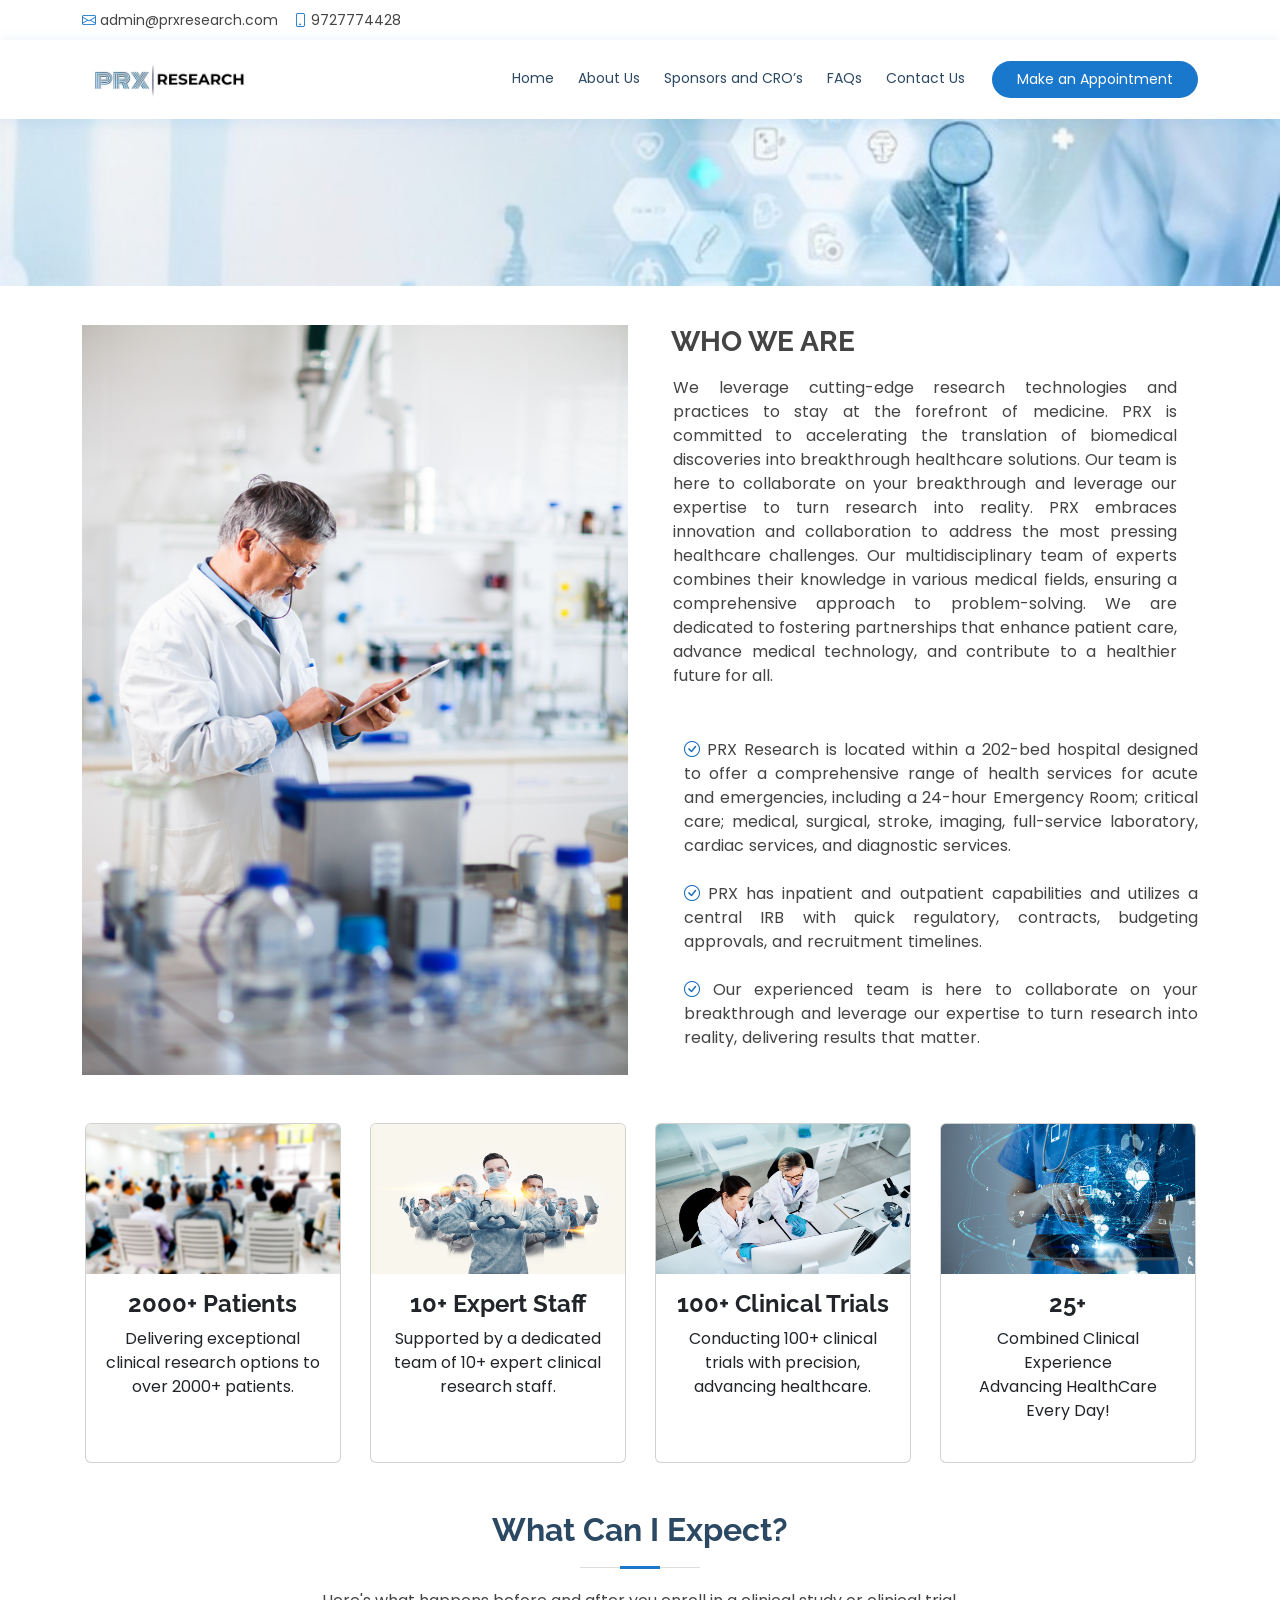
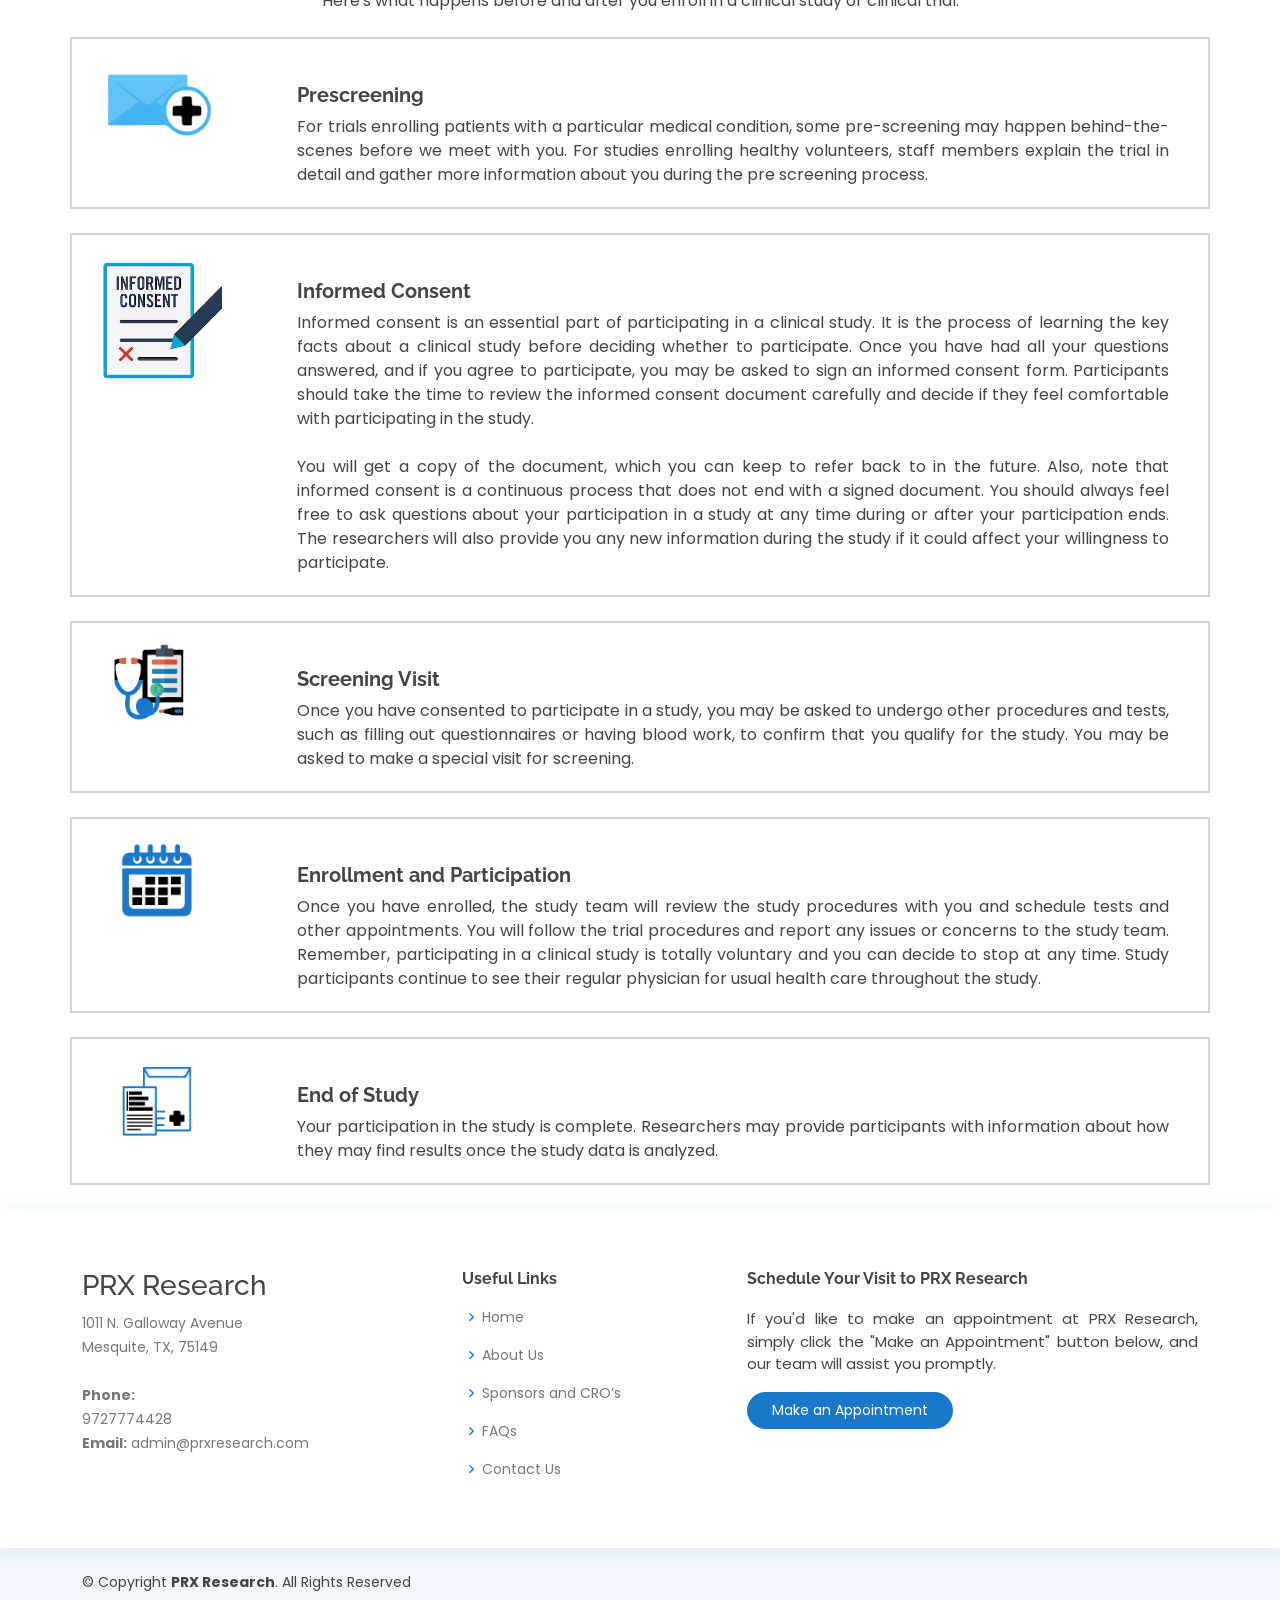
<file: about.html>
<!DOCTYPE html>
<html lang="en">

<head>
  <meta charset="utf-8">
  <meta content="width=device-width, initial-scale=1.0" name="viewport">

  <title>PRX Research</title>
  <meta content="" name="description">
  <meta content="" name="keywords">

  <!-- Favicons -->
  <link href="assets/img/fav.jpg" rel="icon">
  <link href="assets/img/fav.jpg" rel="apple-touch-icon">

  <!-- Google Fonts -->
  <link
    href="https://fonts.googleapis.com/css?family=Open+Sans:300,300i,400,400i,600,600i,700,700i|Raleway:300,300i,400,400i,500,500i,600,600i,700,700i|Poppins:300,300i,400,400i,500,500i,600,600i,700,700i"
    rel="stylesheet">

  <!-- Vendor CSS Files -->
  <link href="assets/vendor/fontawesome-free/css/all.min.css" rel="stylesheet">
  <link href="assets/vendor/animate.css/animate.min.css" rel="stylesheet">
  <link href="assets/vendor/bootstrap/css/bootstrap.min.css" rel="stylesheet">
  <link href="assets/vendor/bootstrap-icons/bootstrap-icons.css" rel="stylesheet">
  <link href="assets/vendor/boxicons/css/boxicons.min.css" rel="stylesheet">
  <link href="assets/vendor/glightbox/css/glightbox.min.css" rel="stylesheet">
  <link href="assets/vendor/remixicon/remixicon.css" rel="stylesheet">
  <link href="assets/vendor/swiper/swiper-bundle.min.css" rel="stylesheet">

  <!-- Template Main CSS File -->
  <link href="assets/css/style.css" rel="stylesheet">

</head>

<body>

  <!-- ======= Top Bar ======= -->
  <div id="topbar" class="d-flex align-items-center fixed-top">
    <div class="container d-flex justify-content-between">
      <div class="contact-info d-flex align-items-center">
        <i class="bi bi-envelope"></i> <a href="mailto:admin@prxresearch.com">admin@prxresearch.com</a>
        <i class="bi bi-phone"></i> 9727774428
      </div>
      <!-- <div class="d-none d-lg-flex social-links align-items-center">
        <a href="#" class="twitter"><i class="bi bi-twitter"></i></a>
        <a href="#" class="facebook"><i class="bi bi-facebook"></i></a>
        <a href="#" class="instagram"><i class="bi bi-instagram"></i></a>
        <a href="#" class="linkedin"><i class="bi bi-linkedin"></i></i></a>
      </div> -->
    </div>
  </div>

  <!-- ======= Header ======= -->
  <header id="header" class="fixed-top">
    <div class="container d-flex align-items-center">

      <h1 class="logo "><a href="index.html"></a></h1>
      <!-- Uncomment below if you prefer to use an image logo -->
      <a href="index.html" class="logo "><img src="assets/img/prx-research-logo.webp" width="100%" alt=""
          class="img-fluid"></a>

      <nav id="navbar" class="navbar nav ms-auto order-last order-lg-0">
        <ul>
          <li><a class="nav-link scrollto active" href="index.html">Home</a></li>

          <li><a class="nav-link scrollto" href="about.html">About Us</a></li>
          <li><a class="nav-link scrollto" href="sponsors.html">Sponsors and CRO’s</a></li>

          <li><a class="nav-link scrollto" href="faq.html">FAQs</a></li>

          <li><a class="nav-link scrollto" href="contact.html">Contact Us</a></li>
        </ul>
        <i class="bi bi-list mobile-nav-toggle"></i>
      </nav><!-- .navbar -->

      <a href="mailto:admin@prxresearch.com" class="appointment-btn scrollto"><span class="d-none d-md-inline">Make
          an</span>
        Appointment</a>

    </div>
  </header>
  <!-- End Header -->
  <img src="assets/img/aboutpageimg.jpg" id="down3" width="100%" alt="">



  <div class="container" style="padding-top: 3%;">

    <div class="row">
      <div class="col-lg-6" data-aos="fade-right">
        <img src="assets/img/whych.jpeg" class="img-fluid" style="height: 750px; width: 100%;" alt="">
      </div>
      <div class="col-lg-6 pt-4 pt-lg-0 content" data-aos="fade-left">
        <h3 style="padding-left: 19px;"> <b> WHO WE ARE </b>
        </h3>
        <p class="" id="textt2">
          We leverage cutting-edge research technologies and practices to stay at the forefront of medicine.

          PRX is committed to accelerating the translation of biomedical discoveries into breakthrough healthcare
          solutions. Our team is here to collaborate on your breakthrough and leverage our expertise to turn research
          into reality.

          PRX embraces innovation and collaboration to address the most pressing healthcare challenges. Our
          multidisciplinary team of experts combines their knowledge in various medical fields, ensuring a comprehensive
          approach to problem-solving. We are dedicated to fostering partnerships that enhance patient care, advance
          medical technology, and contribute to a healthier future for all.

        </p>
        <ul style=" list-style-type: none; ">
          <br>
          <li id="textt6"><i class="bi bi-check-circle"></i>

            PRX Research is located within a 202-bed hospital designed to offer a comprehensive
            range of health services for acute and emergencies, including a 24-hour Emergency
            Room; critical care; medical, surgical, stroke, imaging, full-service laboratory,
            cardiac services, and diagnostic services.
          </li>

          <br>
          <li id="textt6"><i class="bi bi-check-circle"></i>

            PRX has
            inpatient and outpatient capabilities and utilizes a central IRB with quick regulatory,
            contracts, budgeting approvals, and recruitment timelines.
          </li>

          <br>


          <li id="textt6"><i class="bi bi-check-circle"></i>
            Our experienced team is here to collaborate on your
            breakthrough and leverage our expertise to turn research into reality, delivering results
            that matter.


          </li>

        </ul>


      </div>


    </div>
  </div>

  <br><br>

  <center>
    <div class="container">
      <div class="row">

        <div class="col-lg-3">
          <div class="card" id="cardheight43" style="width: 16rem; text-align: center;">
            <img src="assets/img/s1.jpeg" height="150px" class="card-img-top" alt="...">
            <div class="card-body">
              <h4><b>2000+ Patients</b></h4>
              <p class="card-text">Delivering exceptional clinical research options to over 2000+ patients.
              </p>
            </div>
          </div>
        </div>

        <div class="col-lg-3">
          <div class="card" id="cardheight43" style="width: 16rem; text-align: center;">
            <img src="assets/img/s2.jpeg" height="150px" class="card-img-top" alt="...">
            <div class="card-body">
              <h4><b>10+ Expert Staff</b></h4>
              <p class="card-text">Supported by a dedicated team of 10+ expert clinical research staff.</p>
            </div>
          </div>
        </div>

        <div class="col-lg-3">
          <div class="card" id="cardheight43" style="width: 16rem; text-align: center;">
            <img src="assets/img/s3.jpeg" height="150px" class="card-img-top" alt="...">
            <div class="card-body">
              <h4><b>100+ Clinical Trials</b></h4>
              <p class="card-text">Conducting 100+ clinical trials with precision, advancing healthcare.</p>
            </div>
          </div>
        </div>




        <div class="col-lg-3">
          <div class="card" id="cardheight43" style="width: 16rem; text-align: center;">
            <img src="assets/img/clinical.jpeg" height="150px" class="card-img-top" alt="...">
            <div class="card-body">
              <h4><b>25+</b>
              </h4>
              <p class="card-text"> Combined Clinical Experience <br>Advancing HealthCare Every Day!</p>
            </div>
          </div>
        </div>




      </div>
    </div>
  </center>
  
 <br><br>







  <div class="section-title">
    <h2>What Can I Expect?</h2>
    <p>Here's what happens before and after you enroll in a clinical study or clinical trial.
    </p>
  </div>
  <br>
  <div class="container" style=" border: 2px solid lightgray;padding: 20px; ">
    <div class="row">


      <div class="col-lg-2">
        <img src="assets/img/prescaning.png" width="80%" alt="">
      </div>


      <div class="col-lg-10" id="textt5">
        <br>
        <h5> <b> Prescreening </b></h5>
        For trials enrolling patients with a particular medical condition, some pre-screening may happen
        behind-the-scenes before we meet with you. For studies enrolling healthy volunteers, staff members explain the
        trial in detail and gather more information about you during the pre screening process.

      </div>

    </div>
  </div>
  <br>
  <div class="container" style=" border: 2px solid lightgray;padding: 20px; ">
    <div class="row">


      <div class="col-lg-2">
        <img src="assets/img/infor.jpeg" width="80%" alt="">
      </div>


      <div class="col-lg-10" id="textt5">
        <br>
        <h5> <b> Informed Consent </b></h5>
        Informed consent is an essential part of participating in a clinical study. It is the process of learning the
        key facts about a clinical study before deciding whether to participate. Once you have had all your questions
        answered, and if you agree to participate, you may be asked to sign an informed consent form. Participants
        should take the time to review the informed consent document carefully and decide if they feel comfortable with
        participating in the study.
        <br><br>
        You will get a copy of the document, which you can keep to refer back to in the future. Also, note that informed
        consent is a continuous process that does not end with a signed document. You should always feel free to ask
        questions about your participation in a study at any time during or after your participation ends. The
        researchers will also provide you any new information during the study if it could affect your willingness to
        participate.

      </div>

    </div>
  </div>




  <br>



  <div class="container" style=" border: 2px solid lightgray;padding: 20px; ">
    <div class="row">


      <div class="col-lg-2">
        <img src="assets/img/Screening.png" width="70%" alt="">
      </div>


      <div class="col-lg-10" id="textt5">
        <br>
        <h5> <b> Screening Visit </b></h5>
        Once you have consented to participate in a study, you may be asked to undergo other procedures and tests, such
        as filling out questionnaires or having blood work, to confirm that you qualify for the study. You may be asked
        to make a special visit for screening.
      </div>

    </div>
  </div>
  <br>



  <div class="container" style=" border: 2px solid lightgray;padding: 20px; ">
    <div class="row">


      <div class="col-lg-2">
        <img src="assets/img/enroll.png" width="80%" alt="">
      </div>


      <div class="col-lg-10" id="textt5">
        <br>
        <h5> <b>Enrollment and Participation</b></h5>
        Once you have enrolled, the study team will review the study procedures with you and schedule tests and other
        appointments. You will follow the trial procedures and report any issues or concerns to the study team.
        Remember, participating in a clinical study is totally voluntary and you can decide to stop at any time. Study
        participants continue to see their regular physician for usual health care throughout the study.

      </div>

    </div>
  </div>
  <br>





  <div class="container" style=" border: 2px solid lightgray;padding: 20px; ">
    <div class="row">


      <div class="col-lg-2">
        <img src="assets/img/endofstu.png" width="80%" alt="">
      </div>


      <div class="col-lg-10" id="textt5">
        <br>
        <h5> <b>End of Study</b></h5>
        Your participation in the study is complete. Researchers may provide participants with information about how
        they may find results once the study data is analyzed.
      </div>

    </div>
  </div>
  <br>








  <!-- ======= Footer ======= -->
  <footer id="footer">

    <div class="footer-top">
      <div class="container">
        <div class="row">

          <div class="col-lg-4 col-md-6 footer-contact">
            <h3>PRX Research</h3>
            <p>
              1011 N. Galloway Avenue <br>
              Mesquite, TX, 75149 <br><br>
              <strong>Phone:</strong><br> 9727774428<br>
              <strong>Email:</strong> admin@prxresearch.com<br>
            </p>
          </div>

          <div class="col-lg-3 col-md-6 footer-links">
            <h4>Useful Links</h4>
            <ul>
              <li><i class="bx bx-chevron-right"></i> <a href="index.html">Home</a></li>
              <li><i class="bx bx-chevron-right"></i> <a href="about.html">About Us</a></li>
              <li><i class="bx bx-chevron-right"></i> <a href="sponsors.html">Sponsors and CRO’s</a></li>
            
              <li><i class="bx bx-chevron-right"></i> <a href="faq.html">FAQs</a></li>
              <li><i class="bx bx-chevron-right"></i> <a href="contact.html">Contact Us</a></li>
            </ul>
          </div>

          <!-- <div class="col-lg-3 col-md-6 footer-links">
            <h4></h4>
            <ul>
             
            </ul>
          </div> -->

          <div class="col-lg-5 col-md-6 footer-newsletter">
            <h4>Schedule Your Visit to PRX Research</h4>
            <p id="textt4">If you'd like to make an appointment at PRX Research, simply click the "Make an Appointment"
              button
              below, and our team will assist you promptly.

            </p>


            <a href="mailto:admin@prxresearch.com" class="appointment-btn1 scrollto"><span
                class="d-none d-md-inline">Make an</span>
              Appointment</a>
          </div>

        </div>
      </div>
    </div>

    <div class="container d-md-flex py-4">

      <div class="me-md-auto text-center text-md-start">
        <div class="copyright">
          &copy; Copyright <strong><span>PRX Research</span></strong>. All Rights Reserved
        </div>
        <div class="credits">
          <!-- All the links in the footer should remain intact. -->
          <!-- You can delete the links only if you purchased the pro version. -->
          <!-- Licensing information: https://bootstrapmade.com/license/ -->
          <!-- Purchase the pro version with working PHP/AJAX contact form: https://bootstrapmade.com/PRX Research-free-medical-bootstrap-theme/ -->

        </div>
      </div>

    </div>
  </footer><!-- End Footer -->




  <div id="preloader1"></div>
  <a href="#" class="back-to-top d-flex align-items-center justify-content-center"><i
      class="bi bi-arrow-up-short"></i></a>

  <!-- Vendor JS Files -->
  <script src="assets/vendor/purecounter/purecounter_vanilla.js"></script>
  <script src="assets/vendor/bootstrap/js/bootstrap.bundle.min.js"></script>
  <script src="assets/vendor/glightbox/js/glightbox.min.js"></script>
  <script src="assets/vendor/swiper/swiper-bundle.min.js"></script>
  <script src="assets/vendor/php-email-form/validate.js"></script>

  <!-- Template Main JS File -->
  <script src="assets/js/main.js"></script>

</body>

</html>
</file>
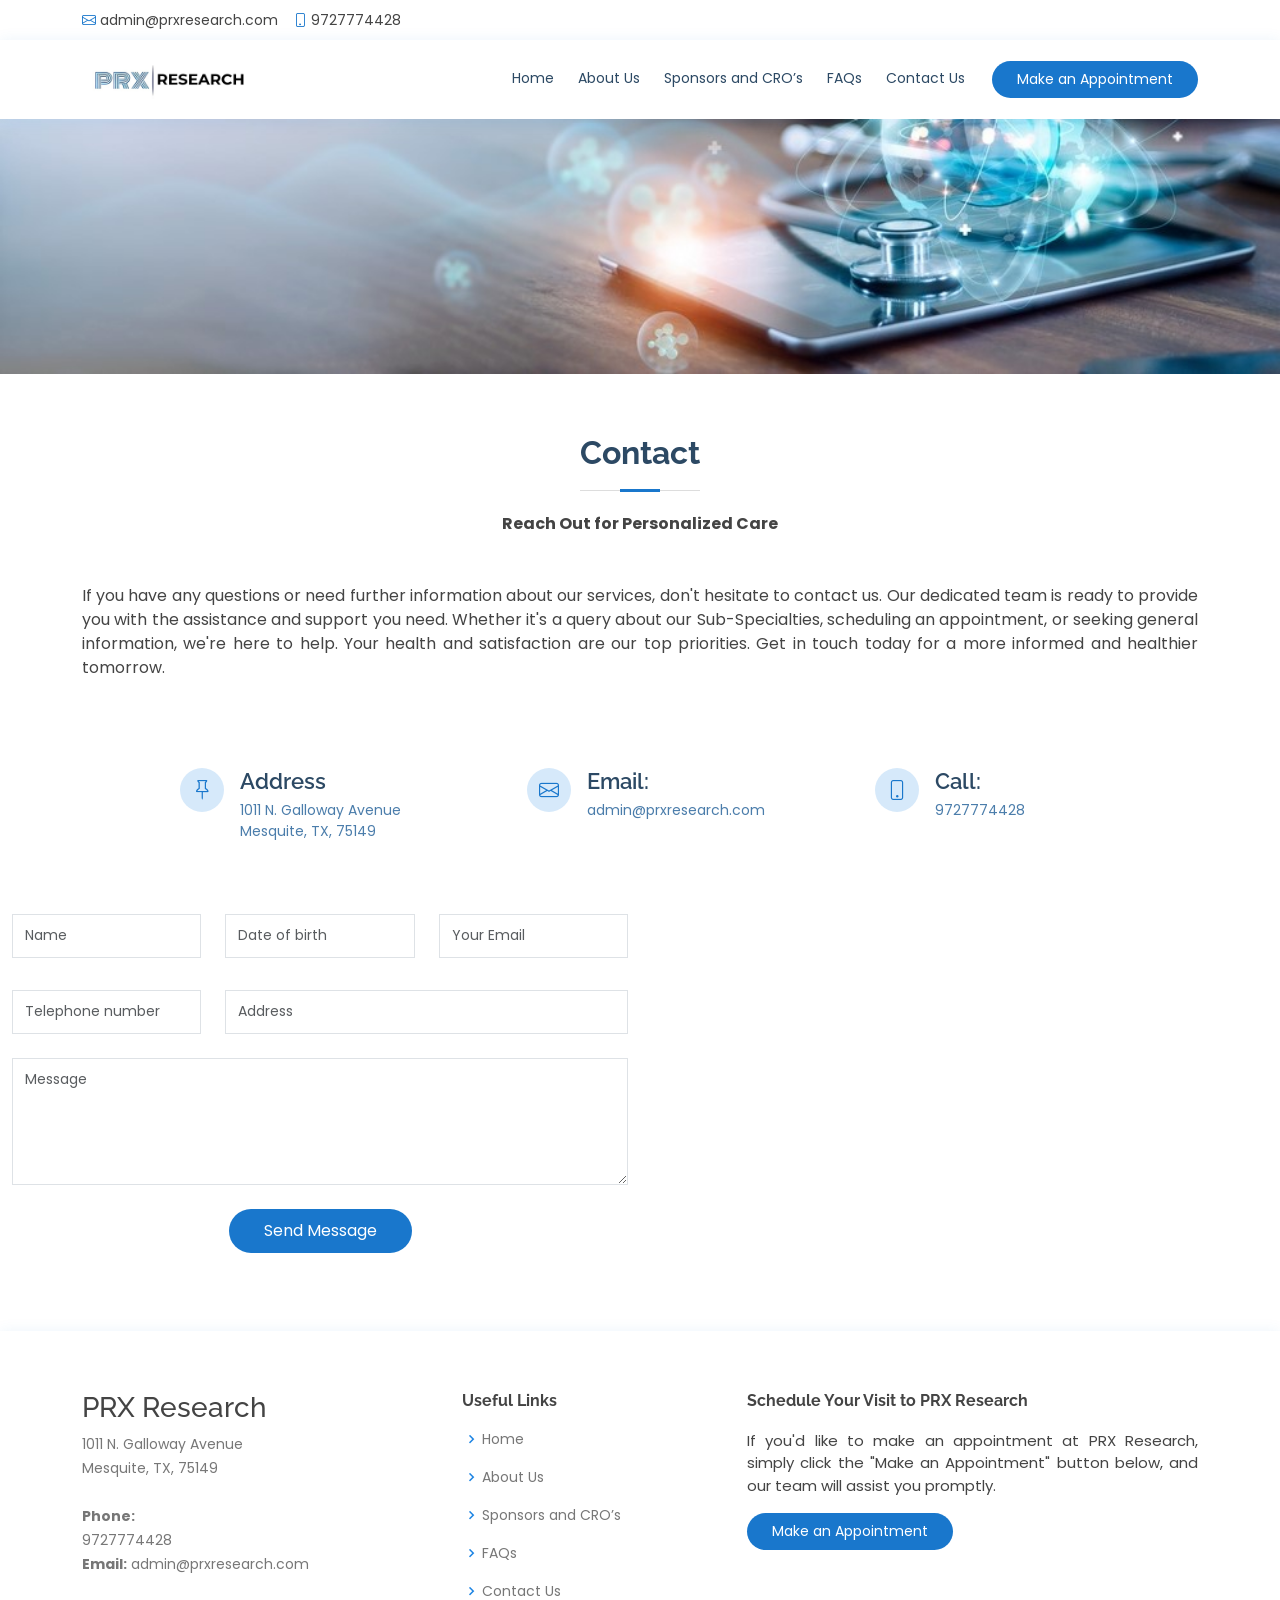
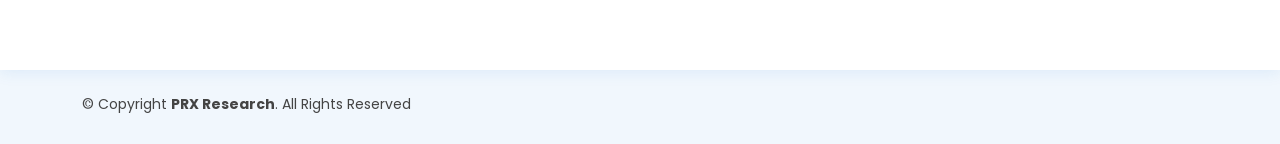
<file: contact.html>
<!DOCTYPE html>
<html lang="en">

<head>
    <meta charset="utf-8">
    <meta content="width=device-width, initial-scale=1.0" name="viewport">

    <title>PRX Research</title>
    <meta content="" name="description">
    <meta content="" name="keywords">

    <!-- Favicons -->
    <link href="assets/img/fav.jpg" rel="icon">
    <link href="assets/img/fav.jpg" rel="apple-touch-icon">

    <!-- Google Fonts -->
    <link
        href="https://fonts.googleapis.com/css?family=Open+Sans:300,300i,400,400i,600,600i,700,700i|Raleway:300,300i,400,400i,500,500i,600,600i,700,700i|Poppins:300,300i,400,400i,500,500i,600,600i,700,700i"
        rel="stylesheet">

    <!-- Vendor CSS Files -->
    <link href="assets/vendor/fontawesome-free/css/all.min.css" rel="stylesheet">
    <link href="assets/vendor/animate.css/animate.min.css" rel="stylesheet">
    <link href="assets/vendor/bootstrap/css/bootstrap.min.css" rel="stylesheet">
    <link href="assets/vendor/bootstrap-icons/bootstrap-icons.css" rel="stylesheet">
    <link href="assets/vendor/boxicons/css/boxicons.min.css" rel="stylesheet">
    <link href="assets/vendor/glightbox/css/glightbox.min.css" rel="stylesheet">
    <link href="assets/vendor/remixicon/remixicon.css" rel="stylesheet">
    <link href="assets/vendor/swiper/swiper-bundle.min.css" rel="stylesheet">

    <!-- Template Main CSS File -->
    <link href="assets/css/style.css" rel="stylesheet">

  
</head>

<body>

    <!-- ======= Top Bar ======= -->
    <div id="topbar" class="d-flex align-items-center fixed-top">
        <div class="container d-flex justify-content-between">
            <div class="contact-info d-flex align-items-center">
                <i class="bi bi-envelope"></i> <a href="mailto:admin@prxresearch.com">admin@prxresearch.com</a>
                <i class="bi bi-phone"></i> 9727774428
            </div>
            <!-- <div class="d-none d-lg-flex social-links align-items-center">
                <a href="#" class="twitter"><i class="bi bi-twitter"></i></a>
                <a href="#" class="facebook"><i class="bi bi-facebook"></i></a>
                <a href="#" class="instagram"><i class="bi bi-instagram"></i></a>
                <a href="#" class="linkedin"><i class="bi bi-linkedin"></i></i></a>
            </div> -->
        </div>
    </div>

  <!-- ======= Header ======= -->
  <header id="header" class="fixed-top">
    <div class="container d-flex align-items-center">

      <h1 class="logo "><a href="index.html"></a></h1>
      <!-- Uncomment below if you prefer to use an image logo -->
      <a href="index.html" class="logo "><img src="assets/img/prx-research-logo.webp" width="100%" alt=""
          class="img-fluid"></a>

      <nav id="navbar" class="navbar nav ms-auto order-last order-lg-0">
        <ul>
          <li><a class="nav-link scrollto active" href="index.html">Home</a></li>
        
          <li><a class="nav-link scrollto" href="about.html">About Us</a></li>
          <li><a class="nav-link scrollto" href="sponsors.html">Sponsors and CRO’s</a></li>
        
          <li><a class="nav-link scrollto" href="faq.html">FAQs</a></li>

          <li><a class="nav-link scrollto" href="contact.html">Contact Us</a></li>
        </ul>
        <i class="bi bi-list mobile-nav-toggle"></i>
      </nav><!-- .navbar -->

      <a href="mailto:admin@prxresearch.com" class="appointment-btn scrollto"><span class="d-none d-md-inline">Make
          an</span>
        Appointment</a>

    </div>
  </header>
    <img src="assets/img/ri3.jpeg" id="down3"  width="100%" alt="">



  <!-- ======= Contact Section ======= -->
  <section id="contact" class="contact">
    <div class="container">

      <div class="section-title">
        <h2>Contact</h2>
        <b> Reach Out for Personalized Care</b>
        <p id="textt4">  <br><br> If you have any questions or need further information
          about our services, don't hesitate to contact us. Our dedicated team is ready to provide you with the
          assistance and support you need. Whether it's a query about our Sub-Specialties, scheduling an appointment, or
          seeking general information, we're here to help. Your health and satisfaction are our top priorities. Get in
          touch today for a more informed and healthier tomorrow.</p>
      </div>
    </div>

    <div>
      <div class="container" style="padding-left: 110px;">
        <div class="row mt-5">


          <div class="col-lg-4">


            <div class="info">


              <div class="email">
                <i class="bi bi-pin"></i>
                <h4>Address </h4>
               <a href="https://maps.app.goo.gl/VbtLJ394u9FZm7S98"> <p>
                  1011 N. Galloway Avenue <br>
                  Mesquite, TX, 75149

                </p></a>
                <br>
              </div>



            </div>

          </div>

          <div class="col-lg-4">
            <div class="info">


              <div class="email">
                <i class="bi bi-envelope"></i>
                <h4>Email:</h4>
                <a href="mailto:admin@prxresearch.com">
                <p>admin@prxresearch.com</p></a>
              </div>



            </div>

          </div>


          <div class="col-lg-4">
            <div class="info">


              <div class="phone">
                <i class="bi bi-phone"></i>
                <h4>Call:</h4>
                <a href="tel:9727774428">
                <p>9727774428</p></a>
              </div>

            </div>

          </div>

        </div>

      </div>

<br><br>

<div class="container-fluid">
  <div class="row">
    <div class="col-lg-6">
  

        <form action="https://formsubmit.co/admin@prxresearch.com" method="POST" role="form" class="php-email-form">
          <div class="row">
            <div class="col-md-4 form-group">
              <input type="text" name="name" class="form-control" id="name" placeholder="Name" required>
            </div>
            <div class="col-md-4 form-group mt-3 mt-md-0">
              <input type="text" class="form-control" name="dob" id="dob" placeholder="Date of birth" required>
            </div>
            <div class="col-md-4 form-group mt-3 mt-md-0">
              <input type="email" class="form-control" name="email" id="email" placeholder="Your Email" required>
            </div>
          </div>
          <br>
          <div class="row">
            <div class="col-md-4 form-group">
              <input type="text" name="Telephone" class="form-control" id="Telephone" placeholder="Telephone number" required>
            </div>
            <div class="col-md-8 form-group mt-3 mt-md-0">
              <input type="text" class="form-control" name="Address" id="Address" placeholder="Address" required>
            </div>
           
          </div>
        
          <div class="form-group mt-3">
            <textarea class="form-control" name="message" rows="5" placeholder="Message" required></textarea>
          </div>
          <div class="my-3">
            <div class="loading">Loading</div>
            <div class="error-message"></div>
            <div class="sent-message">Your message has been sent. Thank you!</div>
          </div>
          <div class="text-center"><button type="submit">Send Message</button></div>
        </form>

      
    </div>


    <div class="col-lg-6">
        <a href="mailto:admin@prxresearch.com">  <iframe 
        src="https://www.google.com/maps/embed?pb=!1m18!1m12!1m3!1d3354.520414742655!2d-96.60302222591133!3d32.77845778391519!2m3!1f0!2f0!3f0!3m2!1i1024!2i768!4f13.1!3m3!1m2!1s0x864ea5a26213fadd%3A0x29323264f04d05d2!2s1011%20N%20Galloway%20Ave%2C%20Mesquite%2C%20TX%2075149%2C%20USA!5e0!3m2!1sen!2s!4v1700766161493!5m2!1sen!2s"
        width="100%" height="350" style="border:0;" allowfullscreen="" loading="lazy"
        referrerpolicy="no-referrer-when-downgrade"></iframe></a>
    </div>
  </div>
</div>

  

    </div>





  </section><!-- End Contact Section -->

    


  <!-- ======= Footer ======= -->
  <footer id="footer">

    <div class="footer-top">
      <div class="container">
        <div class="row">

          <div class="col-lg-4 col-md-6 footer-contact">
            <h3>PRX Research</h3>
            <p>
              1011 N. Galloway Avenue <br>
              Mesquite, TX, 75149 <br><br>
              <strong>Phone:</strong><br> 9727774428<br>
              <strong>Email:</strong> admin@prxresearch.com<br>
            </p>
          </div>

          <div class="col-lg-3 col-md-6 footer-links">
            <h4>Useful Links</h4>
            <ul>
              <li><i class="bx bx-chevron-right"></i> <a href="index.html">Home</a></li>
              <li><i class="bx bx-chevron-right"></i> <a href="about.html">About Us</a></li>
              <li><i class="bx bx-chevron-right"></i> <a href="sponsors.html">Sponsors and CRO’s</a></li>
              
              <li><i class="bx bx-chevron-right"></i> <a href="faq.html">FAQs</a></li>
              <li><i class="bx bx-chevron-right"></i> <a href="contact.html">Contact Us</a></li>
            </ul>
          </div>

          <!-- <div class="col-lg-3 col-md-6 footer-links">
            <h4></h4>
            <ul>
             
            </ul>
          </div> -->

          <div class="col-lg-5 col-md-6 footer-newsletter">
            <h4>Schedule Your Visit to PRX Research</h4>
            <p id="textt4">If you'd like to make an appointment at PRX Research, simply click the "Make an Appointment" button
              below, and our team will assist you promptly.

            </p>


            <a href="mailto:admin@prxresearch.com" class="appointment-btn1 scrollto"><span
                class="d-none d-md-inline">Make an</span>
              Appointment</a>
          </div>

        </div>
      </div>
    </div>

    <div class="container d-md-flex py-4">

      <div class="me-md-auto text-center text-md-start">
        <div class="copyright">
          &copy; Copyright <strong><span>PRX Research</span></strong>. All Rights Reserved
        </div>
        <div class="credits">
          <!-- All the links in the footer should remain intact. -->
          <!-- You can delete the links only if you purchased the pro version. -->
          <!-- Licensing information: https://bootstrapmade.com/license/ -->
          <!-- Purchase the pro version with working PHP/AJAX contact form: https://bootstrapmade.com/PRX Research-free-medical-bootstrap-theme/ -->

        </div>
      </div>

    </div>
  </footer><!-- End Footer -->

  
    <div id="preloader1"></div>
    <a href="#" class="back-to-top d-flex align-items-center justify-content-center"><i
            class="bi bi-arrow-up-short"></i></a>

    <!-- Vendor JS Files -->
    <script src="assets/vendor/purecounter/purecounter_vanilla.js"></script>
    <script src="assets/vendor/bootstrap/js/bootstrap.bundle.min.js"></script>
    <script src="assets/vendor/glightbox/js/glightbox.min.js"></script>
    <script src="assets/vendor/swiper/swiper-bundle.min.js"></script>
    <script src="assets/vendor/php-email-form/validate.js"></script>

    <!-- Template Main JS File -->
    <script src="assets/js/main.js"></script>

</body>

</html>
</file>
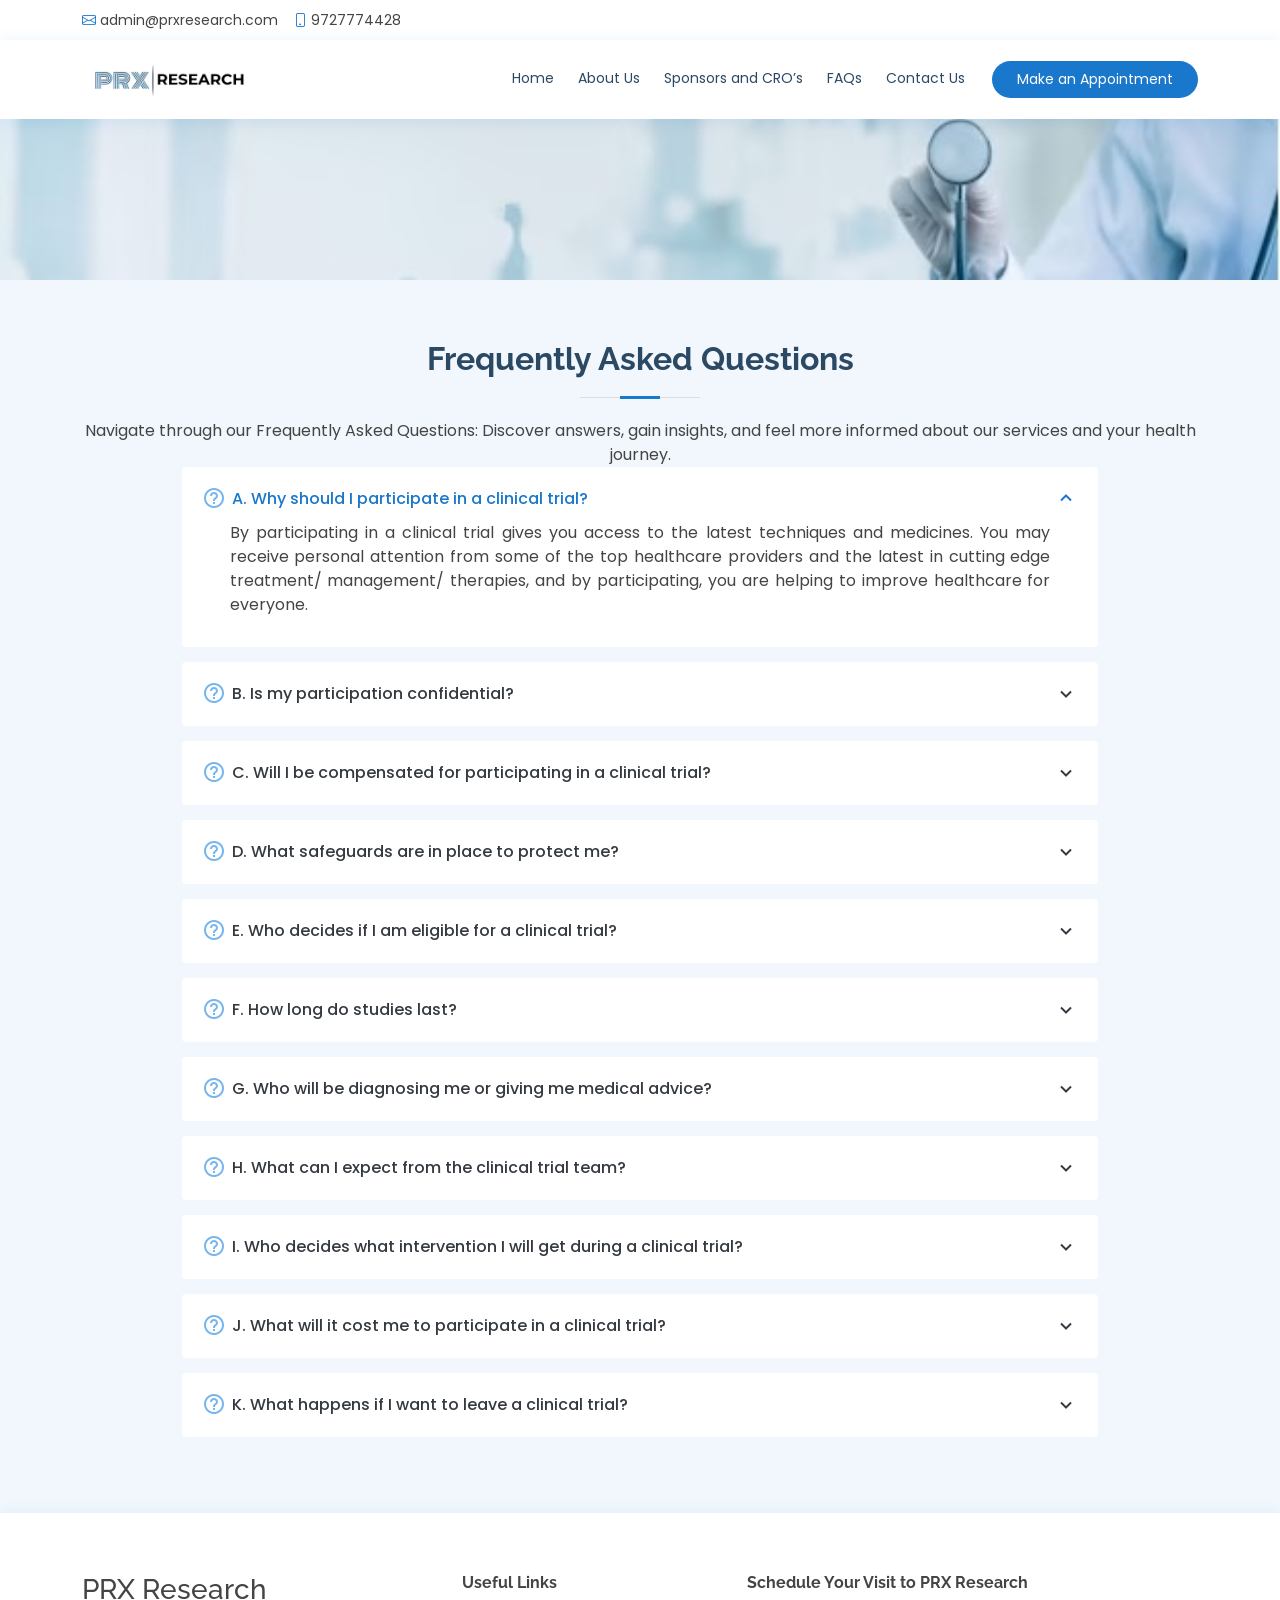
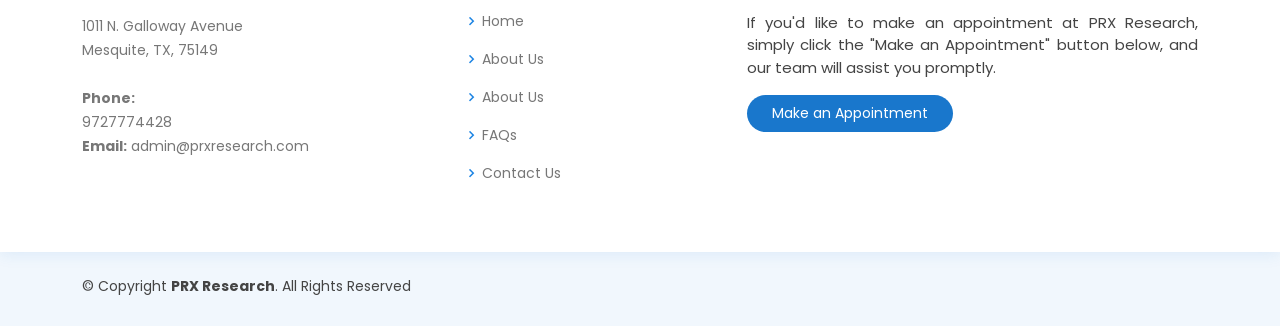
<file: faq.html>
<!DOCTYPE html>
<html lang="en">

<head>
    <meta charset="utf-8">
    <meta content="width=device-width, initial-scale=1.0" name="viewport">

    <title>PRX Research</title>
    <meta content="" name="description">
    <meta content="" name="keywords">

    <!-- Favicons -->
    <link href="assets/img/fav.jpg" rel="icon">
    <link href="assets/img/fav.jpg" rel="apple-touch-icon">

    <!-- Google Fonts -->
    <link
        href="https://fonts.googleapis.com/css?family=Open+Sans:300,300i,400,400i,600,600i,700,700i|Raleway:300,300i,400,400i,500,500i,600,600i,700,700i|Poppins:300,300i,400,400i,500,500i,600,600i,700,700i"
        rel="stylesheet">

    <!-- Vendor CSS Files -->
    <link href="assets/vendor/fontawesome-free/css/all.min.css" rel="stylesheet">
    <link href="assets/vendor/animate.css/animate.min.css" rel="stylesheet">
    <link href="assets/vendor/bootstrap/css/bootstrap.min.css" rel="stylesheet">
    <link href="assets/vendor/bootstrap-icons/bootstrap-icons.css" rel="stylesheet">
    <link href="assets/vendor/boxicons/css/boxicons.min.css" rel="stylesheet">
    <link href="assets/vendor/glightbox/css/glightbox.min.css" rel="stylesheet">
    <link href="assets/vendor/remixicon/remixicon.css" rel="stylesheet">
    <link href="assets/vendor/swiper/swiper-bundle.min.css" rel="stylesheet">

    <!-- Template Main CSS File -->
    <link href="assets/css/style.css" rel="stylesheet">

    <!-- =======================================================
  * Template Name: PRX Research
  * Updated: Sep 18 2023 with Bootstrap v5.3.2
  * Template URL: https://bootstrapmade.com/PRX Research-free-medical-bootstrap-theme/
  * Author: BootstrapMade.com
  * License: https://bootstrapmade.com/license/
  ======================================================== -->
</head>

<body>

    <!-- ======= Top Bar ======= -->
    <div id="topbar" class="d-flex align-items-center fixed-top">
        <div class="container d-flex justify-content-between">
            <div class="contact-info d-flex align-items-center">
                <i class="bi bi-envelope"></i> <a href="mailto:admin@prxresearch.com">admin@prxresearch.com</a>
                <i class="bi bi-phone"></i> 9727774428
            </div>
            <div class="d-none d-lg-flex social-links align-items-center">
                <!-- <a href="#" class="twitter"><i class="bi bi-twitter"></i></a>
                <a href="#" class="facebook"><i class="bi bi-facebook"></i></a>
                <a href="#" class="instagram"><i class="bi bi-instagram"></i></a>
                <a href="#" class="linkedin"><i class="bi bi-linkedin"></i></i></a> -->
            </div>
        </div>
    </div>

    <!-- ======= Header ======= -->
    <!-- ======= Header ======= -->
    <header id="header" class="fixed-top">
      <div class="container d-flex align-items-center">
  
        <h1 class="logo "><a href="index.html"></a></h1>
        <!-- Uncomment below if you prefer to use an image logo -->
        <a href="index.html" class="logo "><img src="assets/img/prx-research-logo.webp" width="100%" alt=""
            class="img-fluid"></a>
  
        <nav id="navbar" class="navbar nav ms-auto order-last order-lg-0">
          <ul>
            <li><a class="nav-link scrollto active" href="index.html">Home</a></li>
          
            <li><a class="nav-link scrollto" href="about.html">About Us</a></li>
            <li><a class="nav-link scrollto" href="sponsors.html">Sponsors and CRO’s</a></li>
          
            <li><a class="nav-link scrollto" href="faq.html">FAQs</a></li>
  
            <li><a class="nav-link scrollto" href="contact.html">Contact Us</a></li>
          </ul>
          <i class="bi bi-list mobile-nav-toggle"></i>
        </nav><!-- .navbar -->
  
        <a href="mailto:admin@prxresearch.com" class="appointment-btn scrollto"><span class="d-none d-md-inline">Make
            an</span>
          Appointment</a>
  
      </div>
    </header>
    <!-- End Header -->
    <img src="assets/img/z1.jpg" id="down3" width="100%" alt="">



 <!-- ======= Frequently Asked Questions Section ======= -->
 <section id="faq" class="faq section-bg">
  <div class="container">

    <div class="section-title">
      <h2>Frequently Asked Questions</h2>
      <p>Navigate through our Frequently Asked Questions: Discover answers, gain insights, and feel more informed
        about our services and your health journey.</p>
    </div>

    <div class="faq-list">
      <ul>
        <li data-aos="fade-up">
          <i class="bx bx-help-circle icon-help"></i> <a data-bs-toggle="collapse" class="collapse"
            data-bs-target="#faq-list-1">A. Why should I participate in a clinical trial?<i
              class="bx bx-chevron-down icon-show"></i><i class="bx bx-chevron-up icon-close"></i></a>
          <div id="faq-list-1" class="collapse show" data-bs-parent=".faq-list">
            <p id="textt2">
              By participating in a clinical trial gives you access to the latest
              techniques and medicines. You may receive personal attention from
              some of the top healthcare providers and the latest in cutting edge
              treatment/ management/ therapies, and by participating, you are
              helping to improve healthcare for everyone.
            </p>
          </div>
        </li>

        <li data-aos="fade-up" data-aos-delay="100">
          <i class="bx bx-help-circle icon-help"></i> <a data-bs-toggle="collapse" data-bs-target="#faq-list-2"
            class="collapsed">B. Is my participation confidential?<i class="bx bx-chevron-down icon-show"></i><i
              class="bx bx-chevron-up icon-close"></i></a>
          <div id="faq-list-2" class="collapse" data-bs-parent=".faq-list">
            <p id="textt2">
              Yes! All information, including medical, history of illness, personal,
              and any information obtained during the study, is confidential and
              protected by state and federal regulations governing clinical
              research. We will not release your personal information to anyone
              without you explicitly authorize us to do so.
            </p>
          </div>
        </li>

        <li data-aos="fade-up" data-aos-delay="200">
          <i class="bx bx-help-circle icon-help"></i> <a data-bs-toggle="collapse" data-bs-target="#faq-list-3"
            class="collapsed">C. Will I be compensated for participating in a clinical trial? <i
              class="bx bx-chevron-down icon-show"></i><i class="bx bx-chevron-up icon-close"></i></a>
          <div id="faq-list-3" class="collapse" data-bs-parent=".faq-list">
            <p id="textt2">
              Yes! In nearly all our trials, we will reimburse you a flat fee for your travel
              expense for each office visit. The reimbursement rate varies per study and
              will be discussed with you in detail during your visit to the office before you
              sign the consent to participate.
            </p>
          </div>
        </li>

        <li data-aos="fade-up" data-aos-delay="300">
          <i class="bx bx-help-circle icon-help"></i> <a data-bs-toggle="collapse" data-bs-target="#faq-list-4"
            class="collapsed">D. What safeguards are in place to protect me?<i
              class="bx bx-chevron-down icon-show"></i><i class="bx bx-chevron-up icon-close"></i></a>
          <div id="faq-list-4" class="collapse" data-bs-parent=".faq-list">
            <p id="textt2">
              A written examination of the clinical research content and the
              researchers' ethical responsibility as well as benefits and risks will be
              all discussed prior to participation. Additionally, the trials have
              preclinical data that typically shows a new investigational treatment
              being safe and effective in laboratory animal as well as human
              testing in the form of clinical trials. Use of strict protocol - an outline
              prepared before the beginning of a study that describes what will
              take place during the trial. A written description of all the information
              that you will need to make an informed decision about joining a
              clinical trial. The process of giving you this information is called
              informed consent.
            </p>
          </div>
        </li>

        <li data-aos="fade-up" data-aos-delay="400">
          <i class="bx bx-help-circle icon-help"></i> <a data-bs-toggle="collapse" data-bs-target="#faq-list-5"
            class="collapsed">E. Who decides if I am eligible for a clinical trial?
            <i class="bx bx-chevron-down icon-show"></i><i class="bx bx-chevron-up icon-close"></i></a>
          <div id="faq-list-5" class="collapse" data-bs-parent=".faq-list">
            <p id="textt2">
              Researchers must make two types of decisions about whom they
              consider eligible to participate in a clinical trial, inclusion criteria and
              exclusion criteria. <br><br>
              Inclusion criteria are those characteristics that everyone must have to
              join the trial. For example, in an investigational medication study for
              people with diabetes, all study participants must have diabetes. <br> <br>
              Exclusion criteria are those characteristics people cannot have if they
              want to participate in the study. For instance, in an investigational
              medication study to prevent heart attacks, people who have already had
              a heart attack might be excluded.
            </p>
          </div>
        </li>





        <li data-aos="fade-up" data-aos-delay="300">
          <i class="bx bx-help-circle icon-help"></i> <a data-bs-toggle="collapse" data-bs-target="#faq-list-6"
            class="collapsed">F. How long do studies last?<i class="bx bx-chevron-down icon-show"></i><i
              class="bx bx-chevron-up icon-close"></i></a>
          <div id="faq-list-6" class="collapse" data-bs-parent=".faq-list">
            <p id="textt2">
              Each clinical trial has different timelines. Upon qualification into the
              study, the duration information would be given.
            </p>
          </div>
        </li>







        <li data-aos="fade-up" data-aos-delay="300">
          <i class="bx bx-help-circle icon-help"></i> <a data-bs-toggle="collapse" data-bs-target="#faq-list-7"
            class="collapsed">G. Who will be diagnosing me or giving me medical advice?<i
              class="bx bx-chevron-down icon-show"></i><i class="bx bx-chevron-up icon-close"></i></a>
          <div id="faq-list-7" class="collapse" data-bs-parent=".faq-list">
            <p id="textt2">
              We have an excellent staff with a wealth of experience, knowledge, and
              familiarity in clinical research; However, only our medical doctors will be
              the only ones who will provide you with medical assessment and advice.

            </p>
          </div>
        </li>


        <li data-aos="fade-up" data-aos-delay="300">
          <i class="bx bx-help-circle icon-help"></i> <a data-bs-toggle="collapse" data-bs-target="#faq-list-8"
            class="collapsed">H. What can I expect from the clinical trial team?<i
              class="bx bx-chevron-down icon-show"></i><i class="bx bx-chevron-up icon-close"></i></a>
          <div id="faq-list-8" class="collapse" data-bs-parent=".faq-list">
            <p id="textt2">
              You can expect to be given a comprehensive explanation of the clinical
              trial and to have all your Questions answered by the study doctor and his
              staff. You will be given an informed consent form to read and sign. It is
              essential to Make sure you understand what is involved in the clinical trial.
              The consent form will include a discussion of the potential risks and
              benefits and will have information about the schedule and duration of
              the clinical study and the name of the study doctor you can call with
              questions or problems. You can also expect to have an evaluation of your
              condition and to be given a diagnosis by the study doctor.
            </p>
          </div>
        </li>

        <li data-aos="fade-up" data-aos-delay="300">
          <i class="bx bx-help-circle icon-help"></i> <a data-bs-toggle="collapse" data-bs-target="#faq-list-9"
            class="collapsed">I. Who decides what intervention I will get during a clinical
            trial?<i class="bx bx-chevron-down icon-show"></i><i class="bx bx-chevron-up icon-close"></i></a>
          <div id="faq-list-9" class="collapse" data-bs-parent=".faq-list">
            <p id="textt2">
              Many clinical trials test a new investigational drug against a placebo,
              which looks just like the drug but doesn't contain any active ingredients
              (like a sugar pill). Other clinical trials test two different drugs to
              determine which is more effective. If it is a randomized trial, participants
              are randomly assigned by computer to the drug or the placebo.
              Because researchers have no say in the decision, the process is fair for
              everyone. However, randomization also means the researchers cannot
              guarantee what you will get if you enter the trial. Only medication
              companies have this information to determine outcomes efficiently.
              <br><br>
              Some trials compare drugs or doses to learn which is most effective. The
              study participants are randomly assigned to one drug and do not know
              which medication they are taking.
            </p>
          </div>
        </li>

        <li data-aos="fade-up" data-aos-delay="300">
          <i class="bx bx-help-circle icon-help"></i> <a data-bs-toggle="collapse" data-bs-target="#faq-list-10"
            class="collapsed">J. What will it cost me to participate in a clinical trial?<i
              class="bx bx-chevron-down icon-show"></i><i class="bx bx-chevron-up icon-close"></i></a>
          <div id="faq-list-10" class="collapse" data-bs-parent=".faq-list">
            <p id="textt2">
              Nothing! - The trial might have reimbursement for your time,
              travel, and effort to participate.
              <br><br>
              All medical care, including tests and medications related to the
              clinical trials, is provided at no charge.
            </p>
          </div>
        </li>

        <li data-aos="fade-up" data-aos-delay="300">
          <i class="bx bx-help-circle icon-help"></i> <a data-bs-toggle="collapse" data-bs-target="#faq-list-11"
            class="collapsed">K. What happens if I want to leave a clinical trial?<i
              class="bx bx-chevron-down icon-show"></i><i class="bx bx-chevron-up icon-close"></i></a>
          <div id="faq-list-11" class="collapse" data-bs-parent=".faq-list">
            <p id="textt2">
              You can leave a clinical trial at any time for any reason. Participation is
              always voluntary.
              <br><br>
              An essential safeguard in a clinical trial is your freedom to leave. The
              informed consent document you sign does not force you to remain in
              a trial. Clinical trials may offer suggestions about leaving the trial,
              particularly if the trial medication needs to be withdrawn gradually, but
              you have the final decision. If you leave a clinical trial, let the researchers
              know why you are leaving, but this is not required. This information
              may help researchers improve the clinical trial process for other
              participants and make the trial results more reliable.
            </p>
          </div>
        </li>

      </ul>
    </div>

  </div>
</section><!-- End Frequently Asked Questions Section -->


   <!-- ======= Frequently Asked Questions Section ======= -->
   <!-- <section id="faq" class="faq section-bg">
    <div class="container">

      <div class="section-title">
        <h2>Frequently Asked Questions</h2>
        <p>Navigate Through Our Frequently Asked Questions: Discover Answers, Gain Insights, and Feel More Informed
          About Our Services and Your Health Journey.</p>
      </div>

      <div class="faq-list">
        <ul>
          <li data-aos="fade-up">
            <i class="bx bx-help-circle icon-help"></i> <a data-bs-toggle="collapse" class="collapse"
              data-bs-target="#faq-list-1">Why should I participate in a clinical trial?<i
                class="bx bx-chevron-down icon-show"></i><i class="bx bx-chevron-up icon-close"></i></a>
            <div id="faq-list-1" class="collapse show" data-bs-parent=".faq-list">
              <p>
                Participating in a clinical trial gives you access to the latest in techniques and medicines. You
                receive personal attention from some of the top health care providers in the country and by
                participating, you are helping to improve health care for everyone.
              </p>
            </div>
          </li>

          <li data-aos="fade-up" data-aos-delay="100">
            <i class="bx bx-help-circle icon-help"></i> <a data-bs-toggle="collapse" data-bs-target="#faq-list-2"
              class="collapsed">Is my participation confidential?<i class="bx bx-chevron-down icon-show"></i><i
                class="bx bx-chevron-up icon-close"></i></a>
            <div id="faq-list-2" class="collapse" data-bs-parent=".faq-list">
              <p>
                Yes! All information including medical, history of illness,personal and any information obtained
                during the study is confidential and protected by state and federal regulations governing clinical
                research. We will not release your personal information to anyone without you specifically authorizing
                us to do so.
              </p>
            </div>
          </li>

          <li data-aos="fade-up" data-aos-delay="200">
            <i class="bx bx-help-circle icon-help"></i> <a data-bs-toggle="collapse" data-bs-target="#faq-list-3"
              class="collapsed">Will I be compensated for participating in a clinical trial? <i
                class="bx bx-chevron-down icon-show"></i><i class="bx bx-chevron-up icon-close"></i></a>
            <div id="faq-list-3" class="collapse" data-bs-parent=".faq-list">
              <p>
                Yes! In nearly all of our trials, we will reimburse you a flat fee for your travel expense for each
                office visit. The reimbursement rate varies per study And will be discussed with you in detail on your
                visit to the office.
              </p>
            </div>
          </li>

          <li data-aos="fade-up" data-aos-delay="300">
            <i class="bx bx-help-circle icon-help"></i> <a data-bs-toggle="collapse" data-bs-target="#faq-list-4"
              class="collapsed">What safeguards are in place to protect me? <i
                class="bx bx-chevron-down icon-show"></i><i class="bx bx-chevron-up icon-close"></i></a>
            <div id="faq-list-4" class="collapse" data-bs-parent=".faq-list">
              <p>
                A written examination about the content of clinical research and ethical responsibility of the
                researchers.
                <br><br>
                Preclinical studies that show that a new investigational treatment is safe and effective in laboratory
                animal tests.
                <br><br>
                Use of strict protocol – an outline prepared before the beginning of a study that describes exactly
                what will take place during the trial.
                <br><br>
                A written description of all the information that you will need to make an informed decision about
                joining a clinical trial. The process of giving you this information is called an informed consent.

              </p>
            </div>
          </li>

          <li data-aos="fade-up" data-aos-delay="400">
            <i class="bx bx-help-circle icon-help"></i> <a data-bs-toggle="collapse" data-bs-target="#faq-list-5"
              class="collapsed">How long do studies last? <i class="bx bx-chevron-down icon-show"></i><i
                class="bx bx-chevron-up icon-close"></i></a>
            <div id="faq-list-5" class="collapse" data-bs-parent=".faq-list">
              <p>
                Each clinical trial is different.
                <br><br>
                Upon qualification into the study, this information
                would be provided to you.
              </p>
            </div>
          </li>

        </ul>
      </div>

    </div>
  </section> -->
  <!-- End Frequently Asked Questions Section -->



  
  <!-- ======= Footer ======= -->
  <footer id="footer">

    <div class="footer-top">
      <div class="container">
        <div class="row">

          <div class="col-lg-4 col-md-6 footer-contact">
            <h3>PRX Research</h3>
            <p>
              1011 N. Galloway Avenue <br>
              Mesquite, TX, 75149 <br><br>
              <strong>Phone:</strong><br> 9727774428<br>
              <strong>Email:</strong> admin@prxresearch.com<br>
            </p>
          </div>

          <div class="col-lg-3 col-md-6 footer-links">
            <h4>Useful Links</h4>
            <ul>
              <li><i class="bx bx-chevron-right"></i> <a href="index.html">Home</a></li>
              <li><i class="bx bx-chevron-right"></i> <a href="about.html">About Us</a></li>
              
              <li><i class="bx bx-chevron-right"></i> <a href="about.html">About Us</a></li>
              <li><i class="bx bx-chevron-right"></i> <a href="faq.html">FAQs</a></li>
              <li><i class="bx bx-chevron-right"></i> <a href="contact.html">Contact Us</a></li>
            </ul>
          </div>

          <!-- <div class="col-lg-3 col-md-6 footer-links">
            <h4></h4>
            <ul>
             
            </ul>
          </div> -->

          <div class="col-lg-5 col-md-6 footer-newsletter">
            <h4>Schedule Your Visit to PRX Research</h4>
            <p id="textt4">If you'd like to make an appointment at PRX Research, simply click the "Make an Appointment" button
              below, and our team will assist you promptly.

            </p>


            <a href="mailto:admin@prxresearch.com" class="appointment-btn1 scrollto"><span
                class="d-none d-md-inline">Make an</span>
              Appointment</a>
          </div>

        </div>
      </div>
    </div>

    <div class="container d-md-flex py-4">

      <div class="me-md-auto text-center text-md-start">
        <div class="copyright">
          &copy; Copyright <strong><span>PRX Research</span></strong>. All Rights Reserved
        </div>
        <div class="credits">
          <!-- All the links in the footer should remain intact. -->
          <!-- You can delete the links only if you purchased the pro version. -->
          <!-- Licensing information: https://bootstrapmade.com/license/ -->
          <!-- Purchase the pro version with working PHP/AJAX contact form: https://bootstrapmade.com/PRX Research-free-medical-bootstrap-theme/ -->

        </div>
      </div>

    </div>
  </footer><!-- End Footer -->

  

    <div id="preloader1"></div>
    <a href="#" class="back-to-top d-flex align-items-center justify-content-center"><i
            class="bi bi-arrow-up-short"></i></a>

    <!-- Vendor JS Files -->
    <script src="assets/vendor/purecounter/purecounter_vanilla.js"></script>
    <script src="assets/vendor/bootstrap/js/bootstrap.bundle.min.js"></script>
    <script src="assets/vendor/glightbox/js/glightbox.min.js"></script>
    <script src="assets/vendor/swiper/swiper-bundle.min.js"></script>
    <script src="assets/vendor/php-email-form/validate.js"></script>

    <!-- Template Main JS File -->
    <script src="assets/js/main.js"></script>

</body>

</html>
</file>
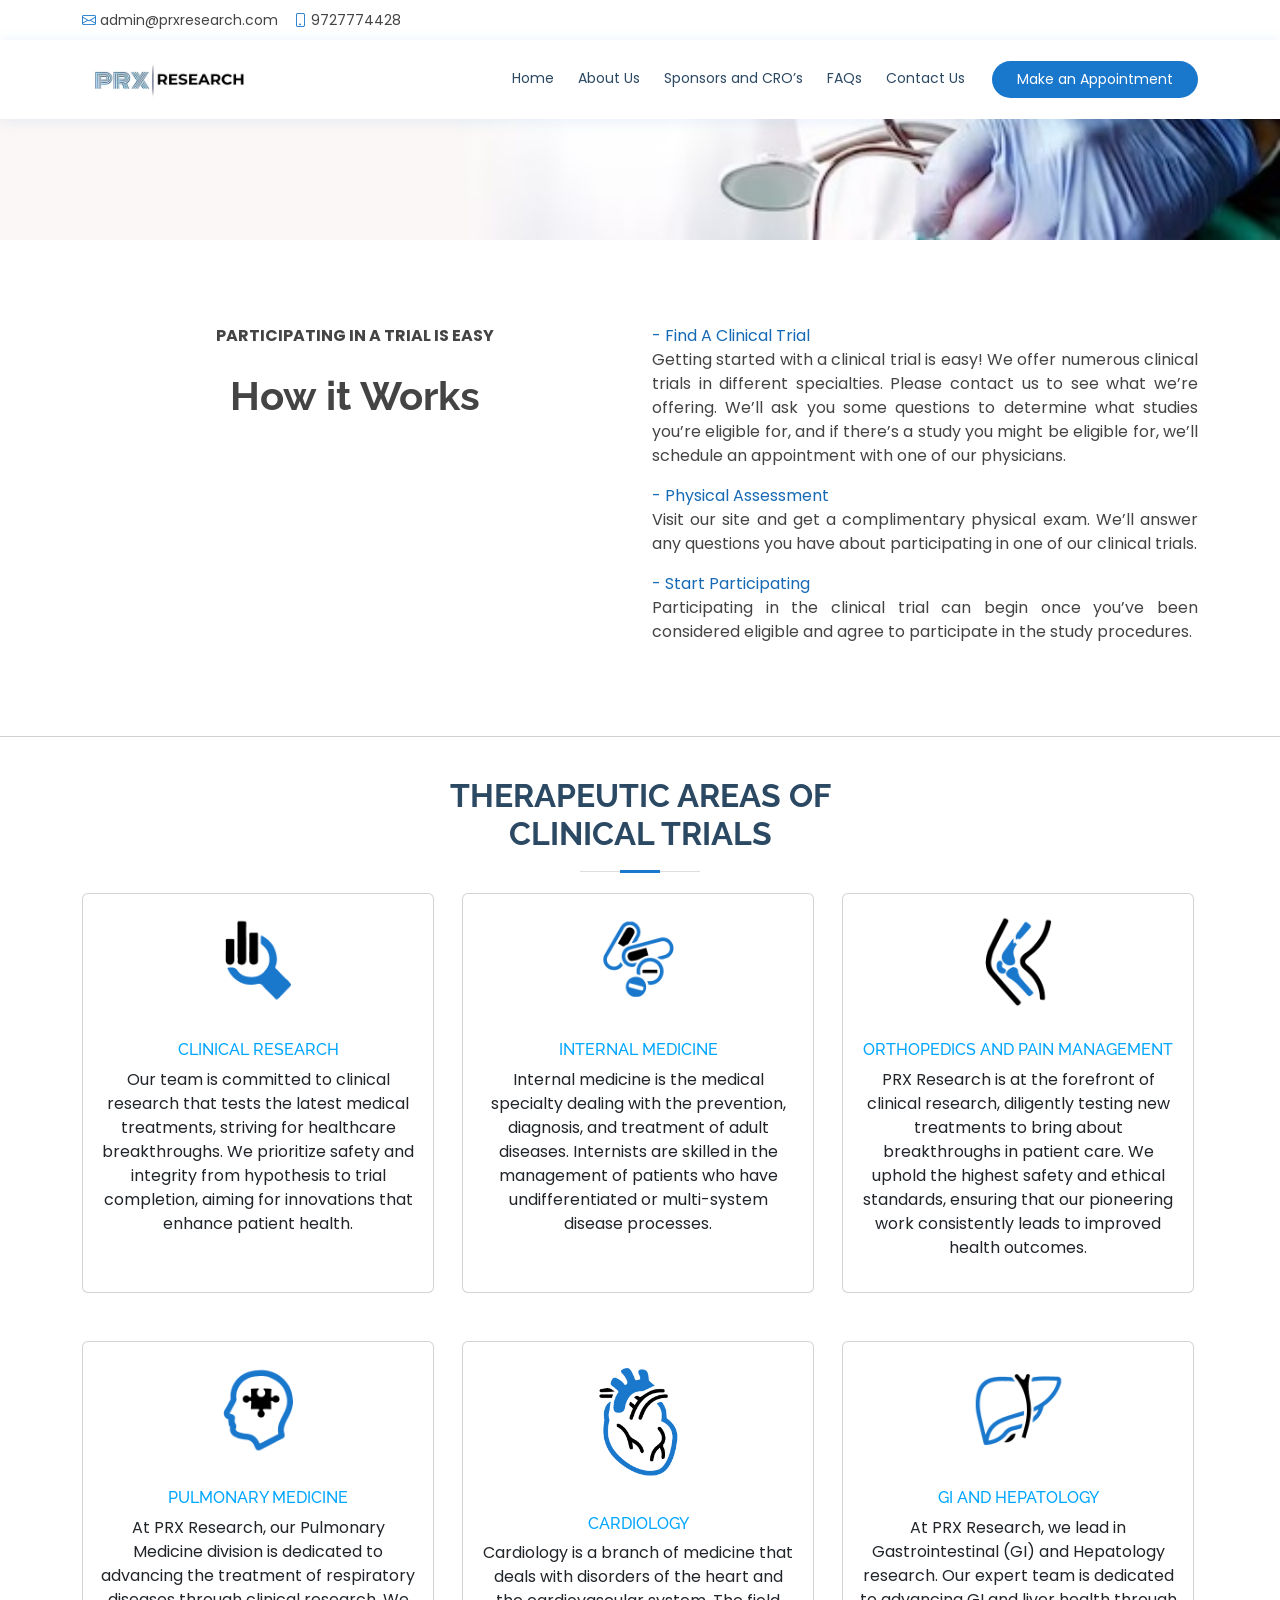
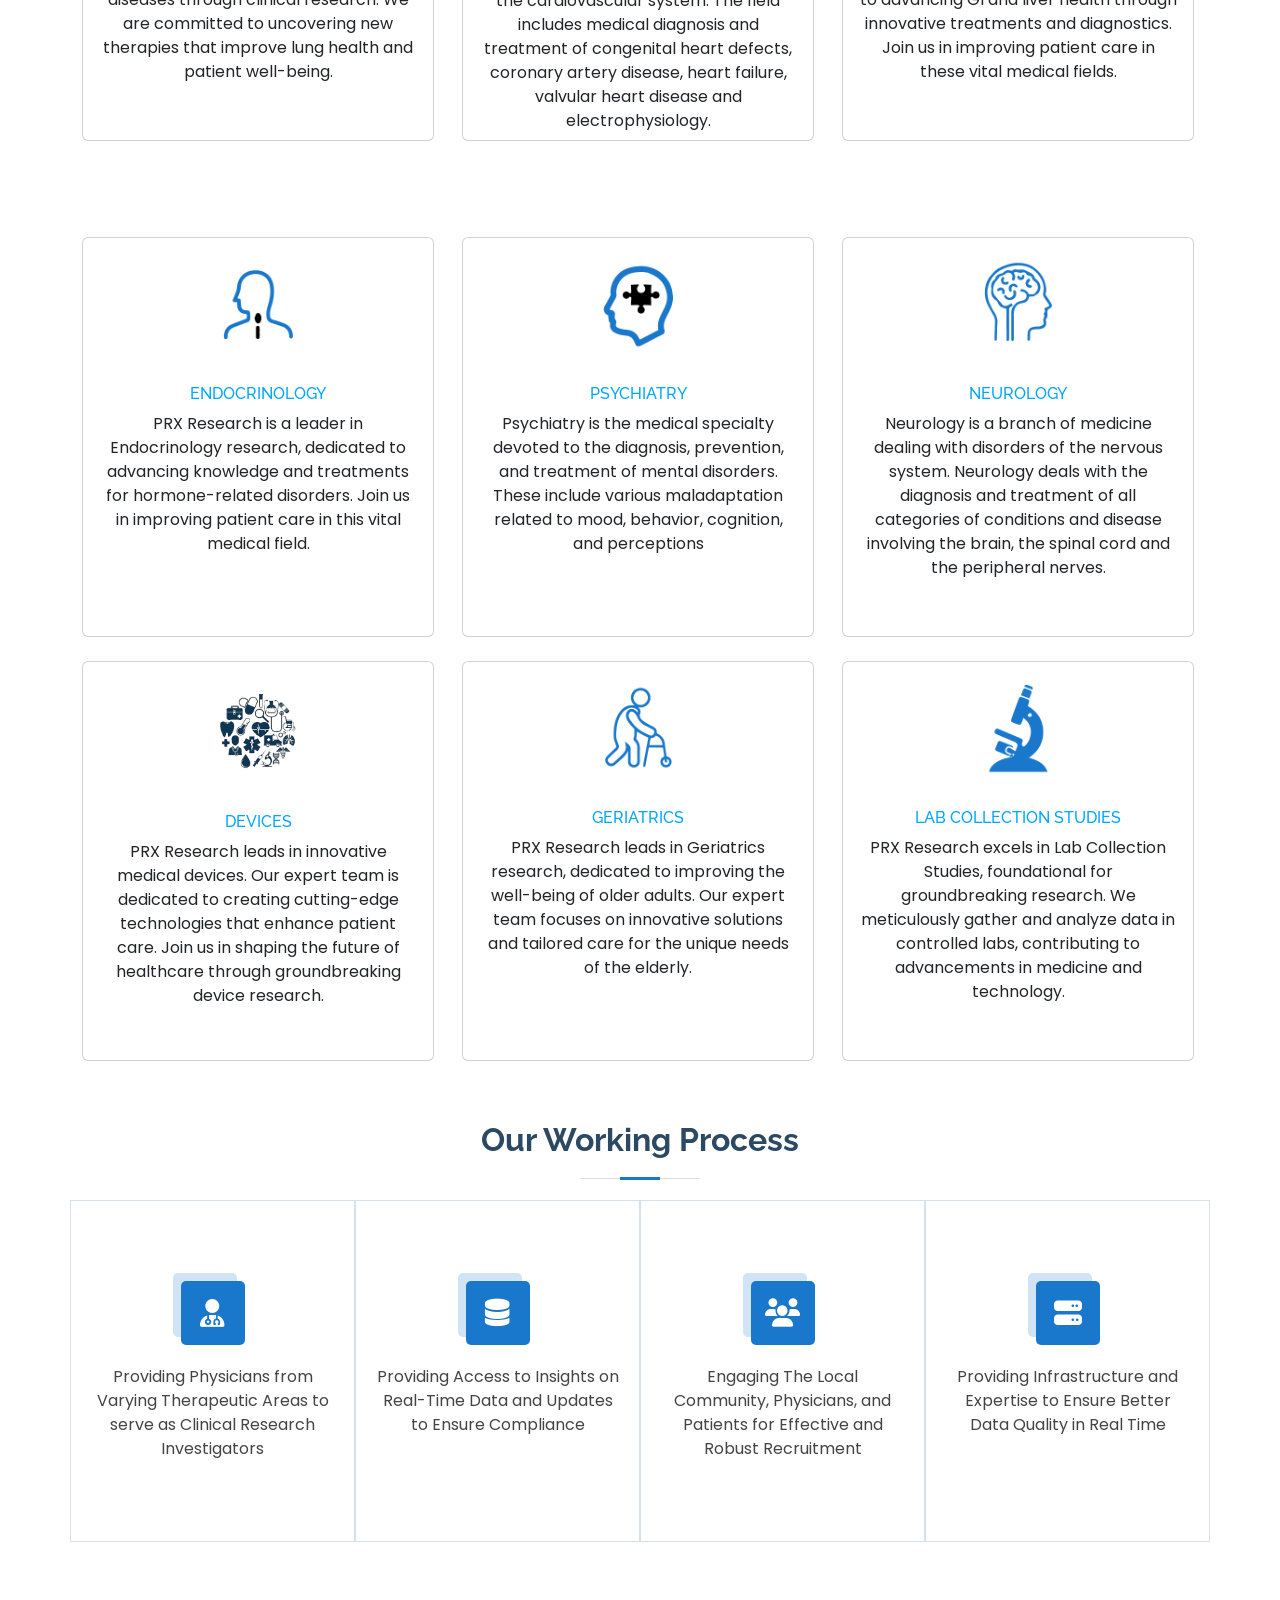
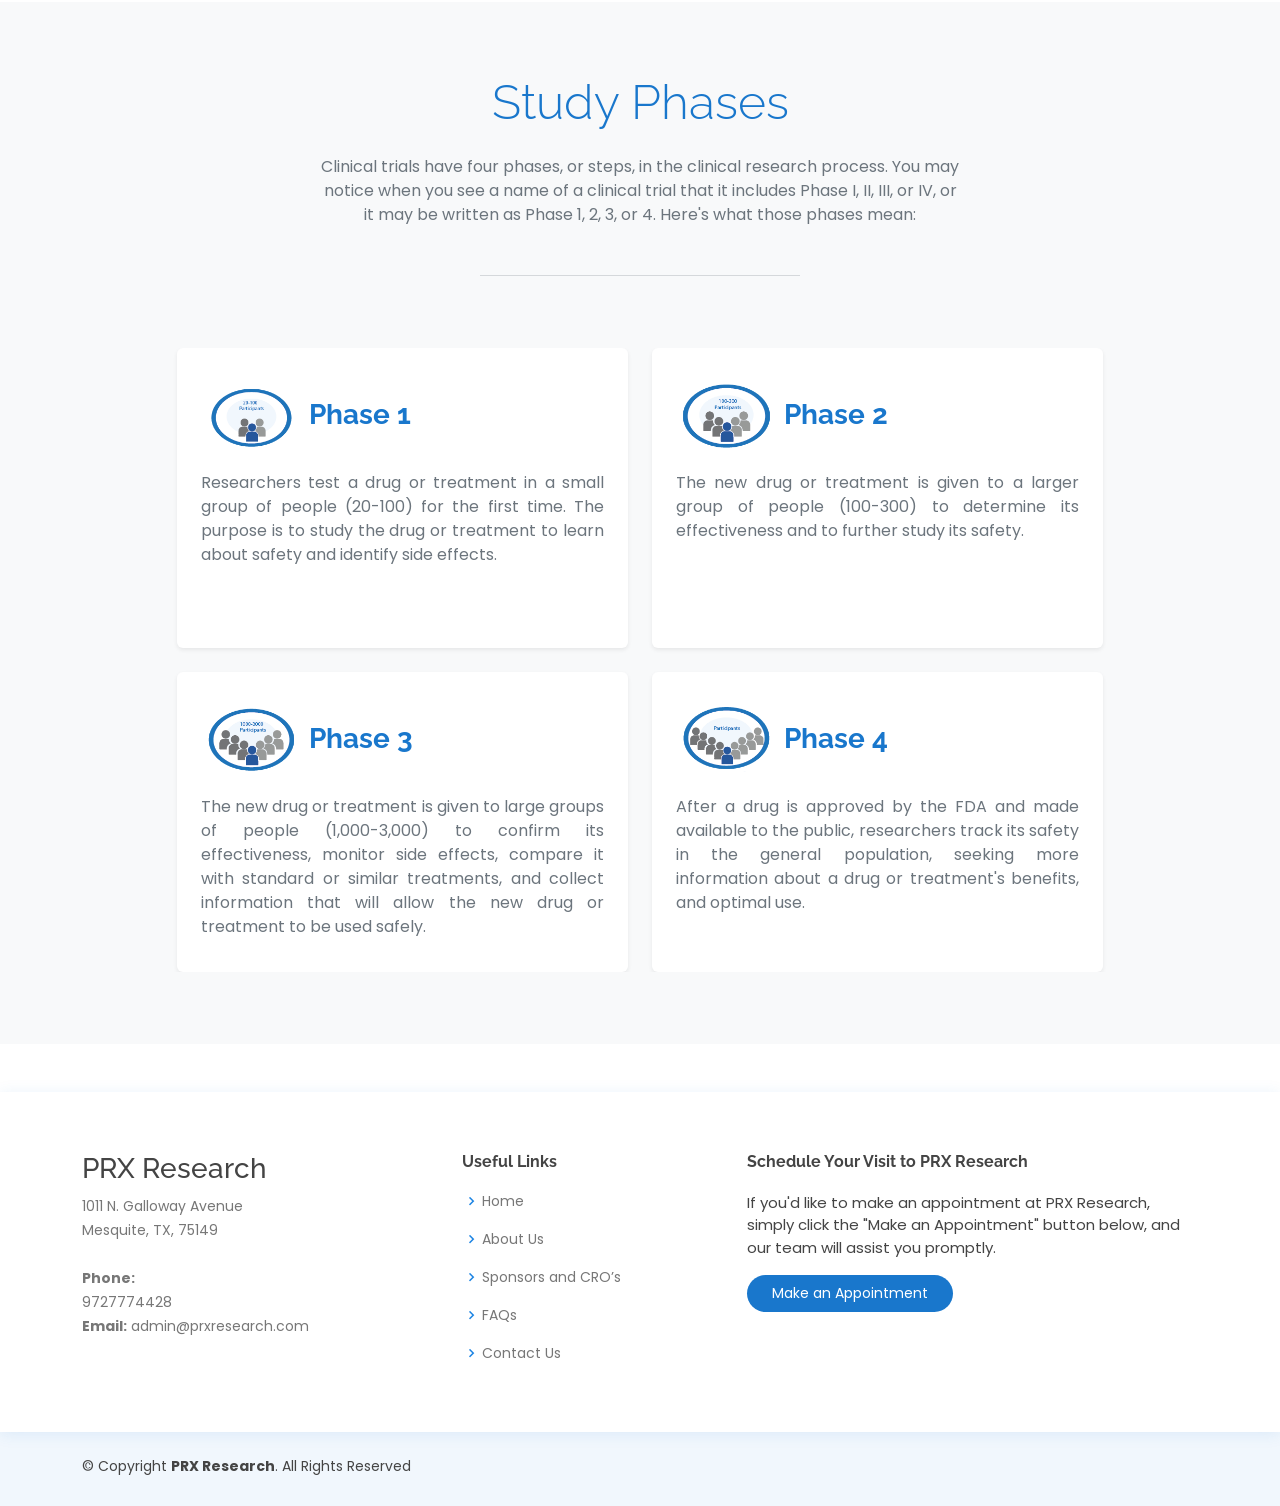
<file: sponsors.html>
<!DOCTYPE html>
<html lang="en">

<head>
  <meta charset="utf-8">
  <meta content="width=device-width, initial-scale=1.0" name="viewport">

  <title>PRX Research</title>
  <meta content="" name="description">
  <meta content="" name="keywords">

  <!-- Favicons -->
  <link href="assets/img/fav.jpg" rel="icon">
  <link href="assets/img/fav.jpg" rel="apple-touch-icon">

  <!-- Google Fonts -->
  <link
    href="https://fonts.googleapis.com/css?family=Open+Sans:300,300i,400,400i,600,600i,700,700i|Raleway:300,300i,400,400i,500,500i,600,600i,700,700i|Poppins:300,300i,400,400i,500,500i,600,600i,700,700i"
    rel="stylesheet">

  <!-- Vendor CSS Files -->
  <link href="assets/vendor/fontawesome-free/css/all.min.css" rel="stylesheet">
  <link href="assets/vendor/animate.css/animate.min.css" rel="stylesheet">
  <link href="assets/vendor/bootstrap/css/bootstrap.min.css" rel="stylesheet">
  <link href="assets/vendor/bootstrap-icons/bootstrap-icons.css" rel="stylesheet">
  <link href="assets/vendor/boxicons/css/boxicons.min.css" rel="stylesheet">
  <link href="assets/vendor/glightbox/css/glightbox.min.css" rel="stylesheet">
  <link href="assets/vendor/remixicon/remixicon.css" rel="stylesheet">
  <link href="assets/vendor/swiper/swiper-bundle.min.css" rel="stylesheet">

  <!-- Template Main CSS File -->
  <link href="assets/css/style.css" rel="stylesheet">

  <style>
    CSS.g-6,
    .gx-6 {
      --bs-gutter-x: 4.5rem;
    }

    .g-6,
    .gy-6 {
      --bs-gutter-y: 4.5rem;
    }

    @media (min-width: 576px) {

      .g-sm-6,
      .gx-sm-6 {
        --bs-gutter-x: 4.5rem;
      }

      .g-sm-6,
      .gy-sm-6 {
        --bs-gutter-y: 4.5rem;
      }
    }

    @media (min-width: 768px) {

      .g-md-6,
      .gx-md-6 {
        --bs-gutter-x: 4.5rem;
      }

      .g-md-6,
      .gy-md-6 {
        --bs-gutter-y: 4.5rem;
      }
    }

    @media (min-width: 992px) {

      .g-lg-6,
      .gx-lg-6 {
        --bs-gutter-x: 4.5rem;
      }

      .g-lg-6,
      .gy-lg-6 {
        --bs-gutter-y: 4.5rem;
      }
    }

    @media (min-width: 1200px) {

      .g-xl-6,
      .gx-xl-6 {
        --bs-gutter-x: 4.5rem;
      }

      .g-xl-6,
      .gy-xl-6 {
        --bs-gutter-y: 4.5rem;
      }
    }

    @media (min-width: 1400px) {

      .g-xxl-6,
      .gx-xxl-6 {
        --bs-gutter-x: 4.5rem;
      }

      .g-xxl-6,
      .gy-xxl-6 {
        --bs-gutter-y: 4.5rem;
      }
    }

    .mb-6 {
      margin-bottom: 4.5rem !important;
    }

    .py-6 {
      padding-top: 4.5rem !important;
      padding-bottom: 4.5rem !important;
    }

    .w-65 {
      width: 65% !important;
    }

    .w-85 {
      width: 85% !important;
    }

    .w-95 {
      width: 95% !important;
    }

    @media (min-width: 576px) {
      .mb-sm-6 {
        margin-bottom: 4.5rem !important;
      }

      .py-sm-6 {
        padding-top: 4.5rem !important;
        padding-bottom: 4.5rem !important;
      }
    }

    @media (min-width: 768px) {
      .mb-md-6 {
        margin-bottom: 4.5rem !important;
      }

      .py-md-6 {
        padding-top: 4.5rem !important;
        padding-bottom: 4.5rem !important;
      }
    }

    @media (min-width: 992px) {
      .mb-lg-6 {
        margin-bottom: 4.5rem !important;
      }

      .py-lg-6 {
        padding-top: 4.5rem !important;
        padding-bottom: 4.5rem !important;
      }
    }

    @media (min-width: 1200px) {
      .mb-xl-6 {
        margin-bottom: 4.5rem !important;
      }

      .py-xl-6 {
        padding-top: 4.5rem !important;
        padding-bottom: 4.5rem !important;
      }
    }

    @media (min-width: 1400px) {
      .mb-xxl-6 {
        margin-bottom: 4.5rem !important;
      }

      .py-xxl-6 {
        padding-top: 4.5rem !important;
        padding-bottom: 4.5rem !important;
      }
    }
  </style>
</head>

<body>

  <!-- ======= Top Bar ======= -->
  <div id="topbar" class="d-flex align-items-center fixed-top">
    <div class="container d-flex justify-content-between">
      <div class="contact-info d-flex align-items-center">
        <i class="bi bi-envelope"></i> <a href="mailto:admin@prxresearch.com">admin@prxresearch.com</a>
        <i class="bi bi-phone"></i> 9727774428
      </div>
      <!-- <div class="d-none d-lg-flex social-links align-items-center">
                <a href="#" class="twitter"><i class="bi bi-twitter"></i></a>
                <a href="#" class="facebook"><i class="bi bi-facebook"></i></a>
                <a href="#" class="instagram"><i class="bi bi-instagram"></i></a>
                <a href="#" class="linkedin"><i class="bi bi-linkedin"></i></i></a>
            </div> -->
    </div>
  </div>

  <!-- ======= Header ======= -->
  <!-- ======= Header ======= -->
  <header id="header" class="fixed-top">
    <div class="container d-flex align-items-center">

      <h1 class="logo "><a href="index.html"></a></h1>
      <!-- Uncomment below if you prefer to use an image logo -->
      <a href="index.html" class="logo "><img src="assets/img/prx-research-logo.webp" width="100%" alt=""
          class="img-fluid"></a>

      <nav id="navbar" class="navbar nav ms-auto order-last order-lg-0">
        <ul>
          <li><a class="nav-link scrollto active" href="index.html">Home</a></li>

          <li><a class="nav-link scrollto" href="about.html">About Us</a></li>
          <li><a class="nav-link scrollto" href="sponsors.html">Sponsors and CRO’s</a></li>

          <li><a class="nav-link scrollto" href="faq.html">FAQs</a></li>

          <li><a class="nav-link scrollto" href="contact.html">Contact Us</a></li>
        </ul>
        <i class="bi bi-list mobile-nav-toggle"></i>
      </nav><!-- .navbar -->

      <a href="mailto:admin@prxresearch.com" class="appointment-btn scrollto"><span class="d-none d-md-inline">Make
          an</span>
        Appointment</a>

    </div>
  </header>
  <!-- <img src="assets/img/aboutbg.jpeg" id="down3" width="100%" alt=""> -->
  <img src="assets/img/z2.jpg" id="down3" width="100%" alt="">



  <br>
  <!-- ======= Features Section ======= -->
  <section id="features" class="features">
    <div class="container" data-aos="fade-up">

      <div class="row">

        <div class="col-lg-6 order-2 order-lg-1" data-aos="fade-right">
          <center>
<br>
            <b class="mt-5">PARTICIPATING IN A TRIAL
              IS EASY</b>


            <br><br>
            <h1><b>How it Works</b></h1>
          </center>
        </div>



        <div class="col-lg-6 order-2 order-lg-1" data-aos="fade-right">
          <br>
          <div class="clr" style="color: #166AB5;">
            - Find A Clinical Trial
          </div>
<p id="textt4">
          Getting started with a clinical trial is easy! We offer numerous clinical trials in different specialties.
          Please contact us to see what we’re offering. We’ll ask you some questions to determine what studies you’re
          eligible for, and if there’s a study you might be eligible for, we’ll schedule an appointment with one of our
          physicians.</p>
         
          <div class="clr" style="color: #166AB5;">
            - Physical Assessment</div>
<p id="textt4">
          Visit our site and get a complimentary physical exam. We’ll answer any questions you have about
          participating in one of our clinical trials.</p>
        
          <div class="clr" style="color: #166AB5;">
            - Start Participating</div>
<p id="textt4">
          Participating in the clinical trial can begin once you’ve been considered eligible and agree to
          participate in the study procedures.</p>
        </div>


      </div>

    </div>
  </section>
  <!-- End Features Section -->
  <hr>



  
  <br>
  <div class="section-title">
    <h2>THERAPEUTIC AREAS OF <br>
      CLINICAL TRIALS

    </h2>

  </div>

  <div class="container">
    <div class="row">


      <div class="col-lg-4">
        <div class="card" id="card123" style="width: 22rem;  ">
          <img src="assets/img/cc.png" id="imgsm" class="card-img-top" alt="...">
          <div class="card-body">
            <p class="card-text">
              <center>
                <h6 style="color: #01A6FF;">CLINICAL RESEARCH </h6>
                <p>
                Our team is committed to clinical research that tests the latest medical treatments, striving for
                healthcare breakthroughs. We prioritize safety and integrity from hypothesis to trial completion, aiming
                for innovations that enhance patient health.
              </p>



            </p>
            </center>
          </div>
        </div>
      </div>



      <div class="col-lg-4">
        <div class="card"id="card123" style="width: 22rem;  ">
          <img src="assets/img/ii.png" id="imgsm" class="card-img-top" alt="...">
          <div class="card-body">
            <p class="card-text">
              <center>
                <h6 style="color: #01A6FF;">INTERNAL MEDICINE </h6>Internal medicine is the medical
                specialty dealing with the prevention, diagnosis, and treatment of adult diseases.
                Internists are skilled in the management of patients who have undifferentiated or
                multi-system disease processes. 
            </p>
            </center>
          </div>
        </div>
      </div>



      <div class="col-lg-4">
        <div class="card" id="card123" style="width: 22rem;  ">
          <img src="assets/img/o.png" id="imgsm" class="card-img-top" alt="...">
          <div class="card-body">
            <p class="card-text">
              <center>
                <h6 style="color: #01A6FF;">ORTHOPEDICS AND PAIN MANAGEMENT </h6>
                PRX Research is at the forefront of clinical research, diligently testing new treatments to bring about
                breakthroughs in patient care. We uphold the highest safety and ethical standards, ensuring that our
                pioneering work consistently leads to improved health outcomes.
            </p>
            </center>
          </div>
        </div>
      </div>






    </div>

  </div>
  <br><br>
  <div class="container">
    <div class="row">


      <div class="col-lg-4">
        <div class="card" id="card123" style="width: 22rem;  ">
          <img src="assets/img/pp.png" id="imgsm" class="card-img-top" alt="...">
          <div class="card-body">
            <p class="card-text">
              <center>
                <h6 style="color: #01A6FF;">PULMONARY MEDICINE </h6>
                At PRX Research, our Pulmonary Medicine division is dedicated to advancing the treatment of respiratory
                diseases through clinical research. We are committed to uncovering new therapies that improve lung
                health and patient well-being.


            </p>
            </center>
          </div>
        </div>
      </div>




      <div class="col-lg-4">
        <div class="card" id="card123" style="width: 22rem;">
          <img src="assets/img/heart.png" id="imgsm" class="card-img-top" alt="...">
          <div class="card-body">
            <p class="card-text">
              <center>
                <h6 style="color: #01A6FF;">CARDIOLOGY </h6> Cardiology is a branch of medicine that deals with
                disorders of the heart and the cardiovascular system. The field includes medical diagnosis and treatment
                of congenital heart defects, coronary artery disease, heart failure, valvular heart disease and
                electrophysiology.
            </p>
            </center>
          </div>
        </div>
      </div>


      <div class="col-lg-4">
        <div class="card" id="card123" style="width: 22rem;">
          <img src="assets/img/gi.png" id="imgsm" class="card-img-top" alt="...">
          <div class="card-body">
            <p class="card-text">
              <center>
                <h6 style="color: #01A6FF;">GI AND HEPATOLOGY </h6>
                At PRX Research, we lead in Gastrointestinal (GI) and Hepatology research. Our expert team is dedicated
                to advancing GI and liver health through innovative treatments and diagnostics. Join us in improving
                patient care in these vital medical fields.
            </p>
            </center>
          </div>
        </div>
      </div>





    </div>

  </div>

  <br><br>




  <br><br>
  <div class="container">
    <div class="row">


      <div class="col-lg-4">
        <div class="card" id="card123" style="width: 22rem;">
          <img src="assets/img/en.png" id="imgsm" class="card-img-top" alt="...">
          <div class="card-body">
            <p class="card-text">
              <center>
                <h6 style="color: #01A6FF;">ENDOCRINOLOGY
                </h6>
                <p>PRX Research is a leader in Endocrinology research, dedicated to advancing knowledge and treatments
                  for hormone-related disorders. Join us in improving patient care in this vital medical field. </p>
              </center>
          </div>
        </div>
      </div>

      <div class="col-lg-4">
        <div class="card" id="card123" style="width: 22rem;  ">
          <img src="assets/img/pp.png" id="imgsm" class="card-img-top" alt="...">
          <div class="card-body">
            <p class="card-text">
              <center>
                <h6 style="color: #01A6FF;">PSYCHIATRY
                </h6>Psychiatry is the medical specialty devoted to the diagnosis, prevention, and treatment of mental
                disorders. These include various maladaptation related to mood, behavior, cognition, and perceptions
            </p>
            </center>
          </div>
        </div>
      </div>



      <div class="col-lg-4">
        <div class="card" id="card123" style="width: 22rem;">
          <img src="assets/img/nn.png" id="imgsm" class="card-img-top" alt="...">
          <div class="card-body">
            <p class="card-text">
              <center>
                <h6 style="color: #01A6FF;">NEUROLOGY </h6> Neurology is a branch of medicine dealing with disorders of
                the nervous system. Neurology deals with the diagnosis and treatment of all categories of conditions and
                disease involving the brain, the spinal cord and the peripheral nerves. 
            </p>
            </center>
          </div>
        </div>
      </div>







    </div>

  </div>
  </div>


  <br>
  <div class="container">
    <div class="row">


      <div class="col-lg-4">
        <div class="card" id="card123" style="width: 22rem;  ">
          <img src="assets/img/023.png"  id="imgsm1" class="card-img-top" alt="...">
          <div class="card-body">
            <p class="card-text">
              <center>
                <h6 style="color: #01A6FF;">DEVICES </h6>
                PRX Research leads in innovative medical devices. Our expert team is dedicated to creating cutting-edge
                technologies that enhance patient care. Join us in shaping the future of healthcare through
                groundbreaking device research.


            </p>
            </center>
          </div>
        </div>
      </div>


      <div class="col-lg-4">
        <div class="card" id="card123" style="width: 22rem;">
          <img src="assets/img/geriiii.png" id="imgsm" class="card-img-top" alt="...">
          <div class="card-body">
            <p class="card-text">
              <center>
                <h6 style="color: #01A6FF;">GERIATRICS </h6>
                PRX Research leads in Geriatrics research, dedicated to improving the well-being of older adults. Our expert team focuses on innovative solutions and tailored care for the unique needs of the elderly.
            </p>
            </center>
          </div>
        </div>
      </div>


      <div class="col-lg-4">
        <div class="card" id="card123" style="width: 22rem;">
          <img src="assets/img/ll.png" id="imgsm" class="card-img-top" alt="...">
          <div class="card-body">
            <p class="card-text">
              <center>
                <h6 style="color: #01A6FF;">LAB COLLECTION STUDIES </h6> PRX Research excels in Lab Collection Studies, foundational for groundbreaking research. We meticulously gather and analyze data in controlled labs, contributing to advancements in medicine and technology.
            </p>
            </center>
          </div>
        </div>
      </div>








    </div>

  </div>

  <!-- ======= Services Section ======= -->
  <section id="services" class="services services">
    <div class="container" data-aos="fade-up">

      <div class="section-title">
        <h2>Our Working Process</h2>

      </div>

      <div class="row">
        <div class="col-lg-3 col-md-6 icon-box" data-aos="zoom-in" data-aos-delay="100">
          <div class="icon"><i class="fas fa-user-md"></i></div>

          <p class="description">Providing Physicians
            from Varying Therapeutic
            Areas to serve as Clinical
            Research Investigators</p>
        </div>
        <div class="col-lg-3 col-md-6 icon-box" data-aos="zoom-in" data-aos-delay="200">
          <div class="icon"><i class="fas fa-database"></i></div>

          <p class="description">Providing Access to
            Insights on Real-Time
            Data and Updates to
            Ensure Compliance</p>
        </div>
        <div class="col-lg-3 col-md-6 icon-box" data-aos="zoom-in" data-aos-delay="300">
          <div class="icon"><i class="fas fa-users"></i></div>

          <p class="description">Engaging The Local
            Community, Physicians,
            and Patients for Effective
            and Robust Recruitment</p>
        </div>
        <div class="col-lg-3 col-md-6 icon-box" data-aos="zoom-in" data-aos-delay="100">
          <div class="icon"><i class="fas fa-server"></i></div>

          <p class="description">Providing Infrastructure
            and Expertise to Ensure
            Better Data Quality in
            Real Time</p>
        </div>


      </div>
  </section><!-- End Services Section -->




  <!--  -->
  <section class="bg-light py-5 py-xl-6">
    <div class="container mb-5 mb-md-6">
      <div class="row justify-content-md-center">
        <div class="col-12 col-md-10 col-lg-8 col-xl-7 col-xxl-6 text-center">
          <h2 class="mb-4 display-5" style="color: #1977CC;">Study Phases</h2>
          <p class="text-secondary mb-4 mb-md-5">Clinical trials have four phases, or steps, in the clinical research
            process. You may notice when you see a name of a clinical trial that it includes Phase I, II, III, or IV, or
            it may be written as Phase 1, 2, 3, or 4. Here's what those phases mean:</p>
          <hr class="w-50 mx-auto mb-0 text-secondary">
        </div>
      </div>
    </div>
    <div class="container overflow-hidden">
      <div class="row justify-content-xl-center gy-3 gy-sm-4">
        <div class="col-12 col-sm-6 col-xl-5">
          
          <div class="bg-white rounded shadow-sm p-3 p-md-4 p-xxl-5" id="box45">
            
            <h3 class="fw-bold mb-2" style="color: #1977CC;"><img src="assets/img/p1.png" width="25%" alt="">      Phase 1</h3>
            
            <p class="text-secondary mb-4" id="textt4">Researchers test a drug or treatment in a small group of people (20-100) for
              the first time. The purpose is to study the drug or treatment to learn about safety and identify side
              effects. </p>

          </div>
        </div>
        <div class="col-12 col-sm-6 col-xl-5">
          <div class="bg-white rounded shadow-sm p-3 p-md-4 p-xxl-5" id="box45">
            <h3 class="fw-bold mb-2" style="color: #1977CC;">  <img src="assets/img/p2.png" width="25%" alt=""> Phase 2
            </h3>
            <p class="text-secondary  mb-4" id="textt4">The new drug or treatment is given to a larger group of people (100-300) to
              determine its effectiveness and to further study its safety. <br><br>

            </p>

          </div>
        </div>
        <div class="col-12 col-sm-6 col-xl-5">
          <div class="bg-white rounded shadow-sm p-3 p-md-4 p-xxl-5" id="box45">
            <h3 class="fw-bold mb-2" style="color: #1977CC;"> <img src="assets/img/p3.png" width="25%" alt="">   Phase 3</h3>
            <p class="text-secondary  mb-4" id="textt4">The new drug or treatment is given to large groups of people (1,000-3,000)
              to confirm its effectiveness, monitor side effects, compare it with standard or similar treatments, and
              collect information that will allow the new drug or treatment to be used safely. </p>

          </div>
        </div>
        <div class="col-12 col-sm-6 col-xl-5">
          <div class="bg-white rounded shadow-sm p-3 p-md-4 p-xxl-5" id="box45">
            <h3 class="fw-bold mb-2" style="color: #1977CC;"> <img src="assets/img/p4.png" width="25%" alt="">  Phase 4</h3>
            <p class="text-secondary  mb-4" id="textt4">After a drug is approved by the FDA and made available to the public,
              researchers track its safety in the general population, seeking more information about a drug or
              treatment's benefits, and optimal use.</p>

          </div>
        </div>
      </div>
  </section>

 
  <br><br>

  <!-- ======= Footer ======= -->
  <footer id="footer">

    <div class="footer-top">
      <div class="container">
        <div class="row">

          <div class="col-lg-4 col-md-6 footer-contact">
            <h3>PRX Research</h3>
            <p>
              1011 N. Galloway Avenue <br>
              Mesquite, TX, 75149 <br><br>
              <strong>Phone:</strong><br> 9727774428<br>
              <strong>Email:</strong> admin@prxresearch.com<br>
            </p>
          </div>

          <div class="col-lg-3 col-md-6 footer-links">
            <h4>Useful Links</h4>
            <ul>
              <li><i class="bx bx-chevron-right"></i> <a href="index.html">Home</a></li>
              <li><i class="bx bx-chevron-right"></i> <a href="about.html">About Us</a></li>
              <li><i class="bx bx-chevron-right"></i> <a href="sponsors.html">Sponsors and CRO’s</a></li>
            
              <li><i class="bx bx-chevron-right"></i> <a href="faq.html">FAQs</a></li>
              <li><i class="bx bx-chevron-right"></i> <a href="contact.html">Contact Us</a></li>
            </ul>
          </div>

          <!-- <div class="col-lg-3 col-md-6 footer-links">
            <h4></h4>
            <ul>
             
            </ul>
          </div> -->

          <div class="col-lg-5 col-md-6 footer-newsletter">
            <h4>Schedule Your Visit to PRX Research</h4>
            <p>If you'd like to make an appointment at PRX Research, simply click the "Make an Appointment" button
              below, and our team will assist you promptly.

            </p>


            <a href="mailto:admin@prxresearch.com" class="appointment-btn1 scrollto"><span
                class="d-none d-md-inline">Make an</span>
              Appointment</a>
          </div>

        </div>
      </div>
    </div>

    <div class="container d-md-flex py-4">

      <div class="me-md-auto text-center text-md-start">
        <div class="copyright">
          &copy; Copyright <strong><span>PRX Research</span></strong>. All Rights Reserved
        </div>
        <div class="credits">
          <!-- All the links in the footer should remain intact. -->
          <!-- You can delete the links only if you purchased the pro version. -->
          <!-- Licensing information: https://bootstrapmade.com/license/ -->
          <!-- Purchase the pro version with working PHP/AJAX contact form: https://bootstrapmade.com/PRX Research-free-medical-bootstrap-theme/ -->

        </div>
      </div>

    </div>
  </footer><!-- End Footer -->


  <div id="preloader1"></div>
  <a href="#" class="back-to-top d-flex align-items-center justify-content-center"><i
      class="bi bi-arrow-up-short"></i></a>

  <!-- Vendor JS Files -->
  <script src="assets/vendor/purecounter/purecounter_vanilla.js"></script>
  <script src="assets/vendor/bootstrap/js/bootstrap.bundle.min.js"></script>
  <script src="assets/vendor/glightbox/js/glightbox.min.js"></script>
  <script src="assets/vendor/swiper/swiper-bundle.min.js"></script>
  <script src="assets/vendor/php-email-form/validate.js"></script>

  <!-- Template Main JS File -->
  <script src="assets/js/main.js"></script>

</body>

</html>
</file>
<file: assets/css/style.css>
@import url('https://fonts.googleapis.com/css2?family=Montserrat:wght@800&family=Poppins:wght@200&display=swap');
body {
  font-family: 'Poppins',"Open Sans", sans-serif;
  color: #444444;
}

a {
  color: #1977cc;
  text-decoration: none;
}

a:hover {
  color: #3291e6;
  text-decoration: none;
}

h1,
h2,
h3,
h4,
h5,
h6 {
  font-family: "Raleway", sans-serif;
}

/*--------------------------------------------------------------
# Preloader
--------------------------------------------------------------*/
#preloader {
  position: fixed;
  top: 0;
  left: 0;
  right: 0;
  bottom: 0;
  z-index: 9999;
  overflow: hidden;
  background: #fff;
}

#preloader:before {
  content: "";
  position: fixed;
  top: calc(50% - 30px);
  left: calc(50% - 30px);
  border: 6px solid #1977cc;
  border-top-color: #d1e6f9;
  border-radius: 50%;
  width: 60px;
  height: 60px;
  animation: animate-preloader 1s linear infinite;
}

@keyframes animate-preloader {
  0% {
    transform: rotate(0deg);
  }

  100% {
    transform: rotate(360deg);
  }
}

/*--------------------------------------------------------------
# Back to top button
--------------------------------------------------------------*/
.back-to-top {
  position: fixed;
  visibility: hidden;
  opacity: 0;
  right: 15px;
  bottom: 15px;
  z-index: 996;
  background: #1977cc;
  width: 40px;
  height: 40px;
  border-radius: 4px;
  transition: all 0.4s;
}

.back-to-top i {
  font-size: 28px;
  color: #fff;
  line-height: 0;
}

.back-to-top:hover {
  background: #298ce5;
  color: #fff;
}

.back-to-top.active {
  visibility: visible;
  opacity: 1;
}

.datepicker-dropdown {
  padding: 20px !important;
}

/*--------------------------------------------------------------
# Top Bar
--------------------------------------------------------------*/
#topbar {
  background: #fff;
  height: 40px;
  font-size: 14px;
  transition: all 0.5s;
  z-index: 996;
}

#topbar.topbar-scrolled {
  top: -40px;
}

#topbar .contact-info a {
  line-height: 1;
  color: #444444;
  transition: 0.3s;
}

#topbar .contact-info a:hover {
  color: #1977cc;
}

#topbar .contact-info i {
  color: #1977cc;
  padding-right: 4px;
  margin-left: 15px;
  line-height: 0;
}

#topbar .contact-info i:first-child {
  margin-left: 0;
}

#topbar .social-links a {
  color: #437099;
  padding-left: 15px;
  display: inline-block;
  line-height: 1px;
  transition: 0.3s;
}

#topbar .social-links a:hover {
  color: #1977cc;
}

#topbar .social-links a:first-child {
  border-left: 0;
}

/*--------------------------------------------------------------
# Header
--------------------------------------------------------------*/
#header {
  background: #fff;
  transition: all 0.5s;
  z-index: 997;
  padding: 15px 0;
  top: 40px;
  box-shadow: 0px 2px 15px rgba(25, 119, 204, 0.1);
}

#header.header-scrolled {
  top: 0;
}

#header .logo {
  font-size: 30px;
  margin: 0;
  padding: 0;
  line-height: 1;
  font-weight: 700;
  letter-spacing: 0.5px;
  font-family: "Poppins", sans-serif;
}

#header .logo a {
  color: #2c4964;
}

#header .logo img {
  max-height: 40px;
}

/**
* Appointment Button *
*/
.appointment-btn {
  margin-left: 25px;
  background: #1977cc;
  color: #fff;
  border-radius: 50px;
  padding: 8px 25px;
  white-space: nowrap;
  transition: 0.3s;
  font-size: 14px;
  display: inline-block;
}

.appointment-btn:hover {
  background: #166ab5;
  color: #fff;
}

@media (max-width: 768px) {
  .appointment-btn {
    margin: 0 15px 0 0;
    padding: 6px 18px;
    margin-left: 20%;
  }
}

/*--------------------------------------------------------------
# Navigation Menu
--------------------------------------------------------------*/
/**
* Desktop Navigation 
*/
.navbar {
  padding: 0;
}

.navbar ul {
  margin: 0;
  padding: 0;
  display: flex;
  list-style: none;
  align-items: center;
}

.navbar li {
  position: relative;
}

.navbar>ul>li {
  position: relative;
  white-space: nowrap;
  padding: 8px 0 8px 20px;
}

.navbar a,
.navbar a:focus {
  display: flex;
  align-items: center;
  justify-content: space-between;
  font-size: 14px;
  color: #2c4964;
  white-space: nowrap;
  transition: 0.3s;
  border-bottom: 2px solid #fff;
  padding: 5px 2px;
}

.navbar a i,
.navbar a:focus i {
  font-size: 12px;
  line-height: 0;
  margin-left: 5px;
}

.navbar a:hover,

.navbar li:hover>a {
  color: #1977cc;
  border-color: #1977cc;
}

.navbar .dropdown ul {
  display: block;
  position: absolute;
  left: 20px;
  top: calc(100% + 30px);
  margin: 0;
  padding: 10px 0;
  z-index: 99;
  opacity: 0;
  visibility: hidden;
  background: #fff;
  box-shadow: 0px 0px 30px rgba(127, 137, 161, 0.25);
  transition: 0.3s;
}

.navbar .dropdown ul li {
  min-width: 200px;
}

.navbar .dropdown ul a {
  padding: 10px 20px;
  font-size: 14px;
  font-weight: 500;
  text-transform: none;
  color: #082744;
  border: none;
}

.navbar .dropdown ul a i {
  font-size: 12px;
}

.navbar .dropdown ul a:hover,
.navbar .dropdown ul .active:hover,
.navbar .dropdown ul li:hover>a {
  color: #1977cc;
}

.navbar .dropdown:hover>ul {
  opacity: 1;
  top: 100%;
  visibility: visible;
}

.navbar .dropdown .dropdown ul {
  top: 0;
  left: calc(100% - 30px);
  visibility: hidden;
}

.navbar .dropdown .dropdown:hover>ul {
  opacity: 1;
  top: 0;
  left: 100%;
  visibility: visible;
}

@media (max-width: 1366px) {
  .navbar .dropdown .dropdown ul {
    left: -90%;
  }

  .navbar .dropdown .dropdown:hover>ul {
    left: -100%;
  }
}

/**
* Mobile Navigation 
*/
.mobile-nav-toggle {
  color: #2c4964;
  font-size: 28px;
  cursor: pointer;
  display: none;
  line-height: 0;
  transition: 0.5s;
}

.mobile-nav-toggle.bi-x {
  color: #fff;
}

@media (max-width: 991px) {
  .mobile-nav-toggle {
    display: block;
  }

  .navbar ul {
    display: none;
  }
}

.navbar-mobile {
  position: fixed;
  overflow: hidden;
  top: 0;
  right: 0;
  left: 0;
  bottom: 0;
  background: rgba(28, 47, 65, 0.9);
  transition: 0.3s;
  z-index: 999;
}

.navbar-mobile .mobile-nav-toggle {
  position: absolute;
  top: 15px;
  right: 15px;
}

.navbar-mobile ul {
  display: block;
  position: absolute;
  top: 55px;
  right: 15px;
  bottom: 15px;
  left: 15px;
  padding: 10px 0;
  background-color: #fff;
  overflow-y: auto;
  transition: 0.3s;
}

.navbar-mobile>ul>li {
  padding: 0;
}

.navbar-mobile a,
.navbar-mobile a:focus {
  padding: 10px 20px;
  font-size: 15px;
  color: #2c4964;
  border: none;
}

.navbar-mobile a:hover,
.navbar-mobile .active,
.navbar-mobile li:hover>a {
  color: #1977cc;
}

.navbar-mobile .getstarted,
.navbar-mobile .getstarted:focus {
  margin: 15px;
}

.navbar-mobile .dropdown ul {
  position: static;
  display: none;
  margin: 10px 20px;
  padding: 10px 0;
  z-index: 99;
  opacity: 1;
  visibility: visible;
  background: #fff;
  box-shadow: 0px 0px 30px rgba(127, 137, 161, 0.25);
}

.navbar-mobile .dropdown ul li {
  min-width: 200px;
}

.navbar-mobile .dropdown ul a {
  padding: 10px 20px;
}

.navbar-mobile .dropdown ul a i {
  font-size: 12px;
}

.navbar-mobile .dropdown ul a:hover,
.navbar-mobile .dropdown ul .active:hover,
.navbar-mobile .dropdown ul li:hover>a {
  color: #1977cc;
}

.navbar-mobile .dropdown>.dropdown-active {
  display: block;
}

/*--------------------------------------------------------------
# Hero Section
--------------------------------------------------------------*/
#hero {
  position: relative;
  width: 100%;
  height: 90vh;
  margin-bottom: -200px;
  overflow: hidden;
}

#hero .container {
  position: relative;
  z-index: 2; /* Increase the z-index value for text content */
}

#hero-video {
  position: absolute;
  top: 0;
  left: 0;
  width: 100%;
  height: 100%;
  object-fit: cover;
  z-index: 1; /* Decrease the z-index value for the video */
}

#hero h1,
#hero h5,
#hero h6,
#hero .btn-get-started {
  position: relative;
  z-index: 3; /* Increase the z-index value for text content */
  color: #fff;
}

/* Rest of your existing styling for h1, h5, and button */

/* Adjust other media queries as needed */


/* Rest of your existing styling for h1, h5, and button */

/* Adjust other media queries as needed */


/*--------------------------------------------------------------
# Sections General
--------------------------------------------------------------*/
section {
  padding: 60px 0;
  overflow: hidden;
}

.section-bg {
  background-color: #f1f7fd;
}

.section-title {
  text-align: center;

}

.section-title h2 {
  font-size: 32px;
  font-weight: bold;
  margin-bottom: 20px;
  padding-bottom: 20px;
  position: relative;
  color: #2c4964;
}

.section-title h2::before {
  content: "";
  position: absolute;
  display: block;
  width: 120px;
  height: 1px;
  background: #ddd;
  bottom: 1px;
  left: calc(50% - 60px);
}

.section-title h2::after {
  content: "";
  position: absolute;
  display: block;
  width: 40px;
  height: 3px;
  background: #1977cc;
  bottom: 0;
  left: calc(50% - 20px);
}

.section-title p {
  margin-bottom: 0;
}

/*--------------------------------------------------------------
# Breadcrumbs
--------------------------------------------------------------*/
.breadcrumbs {
  padding: 20px 0;
  background-color: #f1f7fd;
  min-height: 40px;
  margin-top: 120px;
}

@media (max-width: 992px) {
  .breadcrumbs {
    margin-top: 100px;
  }
}

.breadcrumbs h2 {
  font-size: 24px;
  font-weight: 300;
  margin: 0;
}

@media (max-width: 992px) {
  .breadcrumbs h2 {
    margin: 0 0 10px 0;
  }
}

.breadcrumbs ol {
  display: flex;
  flex-wrap: wrap;
  list-style: none;
  padding: 0;
  margin: 0;
  font-size: 14px;
}

.breadcrumbs ol li+li {
  padding-left: 10px;
}

.breadcrumbs ol li+li::before {
  display: inline-block;
  padding-right: 10px;
  color: #6c757d;
  content: "/";
}

@media (max-width: 768px) {
  .breadcrumbs .d-flex {
    display: block !important;
  }

  .breadcrumbs ol {
    display: block;
  }

  .breadcrumbs ol li {
    display: inline-block;
  }
}

/*--------------------------------------------------------------
# Why Us
--------------------------------------------------------------*/
.why-us .content {
  padding: 30px;
  background: #1977cc;
  border-radius: 4px;
  color: #fff;
}


#why-us{
padding-top: 20%;
}


.why-us .content h3 {
  font-weight: 700;
  font-size: 34px;
  margin-bottom: 30px;
}

.why-us .content p {
  margin-bottom: 30px;
}

.why-us .content .more-btn {
  display: inline-block;
  background: rgba(255, 255, 255, 0.2);
  padding: 6px 30px 8px 30px;
  color: #fff;
  border-radius: 50px;
  transition: all ease-in-out 0.4s;
}

.why-us .content .more-btn i {
  font-size: 14px;
}

.why-us .content .more-btn:hover {
  color: #1977cc;
  background: #fff;
}

.why-us .icon-boxes .icon-box {
  text-align: center;
  border-radius: 10px;
  background: #fff;
  box-shadow: 0px 2px 15px rgba(0, 0, 0, 0.1);
  padding: 40px 5px;
  width: 100%;
}

.why-us .icon-boxes .icon-box i {
  font-size: 40px;
  color: #1977cc;
  margin-bottom: 30px;
}

.why-us .icon-boxes .icon-box h4 {
  font-size: 20px;
  font-weight: 700;
  margin: 0 0 30px 0;
}

.why-us .icon-boxes .icon-box p {
  font-size: 15px;
  color: #848484;
  
}

/*--------------------------------------------------------------
# About
--------------------------------------------------------------*/
.about .icon-boxes h4 {
  font-size: 18px;
  color: #4b7dab;
  margin-bottom: 15px;
}

.about .icon-boxes h3 {
  font-size: 28px;
  font-weight: 700;
  color: #2c4964;
  margin-bottom: 15px;
}

.about .icon-box {
  margin-top: 40px;
}

.about .icon-box .icon {
  float: left;
  display: flex;
  align-items: center;
  justify-content: center;
  width: 34px;
  height: 34px;
  border: 2px solid #8dc2f1;
  border-radius: 50px;
  transition: 0.5s;
}

.about .icon-box .icon i {
  color: #1977cc;
  font-size: 32px;
}

.about .icon-box:hover .icon {
  background: #1977cc;
  border-color: #1977cc;
}

.about .icon-box:hover .icon i {
  color: #fff;
}

.about .icon-box .title {
  margin-left: 60px;
  font-weight: 700;
  margin-bottom: 10px;
  font-size: 18px;
}

.about .icon-box .title a {
  color: #343a40;
  transition: 0.3s;
}

.about .icon-box .title a:hover {
  color: #1977cc;
}

.about .icon-box .description {
  margin-left: 85px;
  line-height: 24px;

}

.about .video-box {
  background: url("../img/dr.jpeg") center center no-repeat;
background-size: cover;
  min-height: 500px;
}

.about .play-btn {
  width: 94px;
  height: 94px;
  background: radial-gradient(#1977cc 50%, rgba(25, 119, 204, 0.4) 52%);
  border-radius: 50%;
  display: block;
  position: absolute;
  left: calc(50% - 47px);
  top: calc(50% - 47px);
  overflow: hidden;
}

.about .play-btn::after {
  content: "";
  position: absolute;
  left: 50%;
  top: 50%;
  transform: translateX(-40%) translateY(-50%);
  width: 0;
  height: 0;
  border-top: 10px solid transparent;
  border-bottom: 10px solid transparent;
  border-left: 15px solid #fff;
  z-index: 100;
  transition: all 400ms cubic-bezier(0.55, 0.055, 0.675, 0.19);
}

.about .play-btn::before {
  content: "";
  position: absolute;
  width: 120px;
  height: 120px;
  animation-delay: 0s;
  animation: pulsate-btn 2s;
  animation-direction: forwards;
  animation-iteration-count: infinite;
  animation-timing-function: steps;
  opacity: 1;
  border-radius: 50%;
  border: 5px solid rgba(25, 119, 204, 0.7);
  top: -15%;
  left: -15%;
  background: rgba(198, 16, 0, 0);
}

.about .play-btn:hover::after {
  border-left: 15px solid #1977cc;
  transform: scale(20);
}

.about .play-btn:hover::before {
  content: "";
  position: absolute;
  left: 50%;
  top: 50%;
  transform: translateX(-40%) translateY(-50%);
  width: 0;
  height: 0;
  border: none;
  border-top: 10px solid transparent;
  border-bottom: 10px solid transparent;
  border-left: 15px solid #fff;
  z-index: 200;
  animation: none;
  border-radius: 0;
}

@keyframes pulsate-btn {
  0% {
    transform: scale(0.6, 0.6);
    opacity: 1;
  }

  100% {
    transform: scale(1, 1);
    opacity: 0;
  }
}

/*--------------------------------------------------------------
# Counts
--------------------------------------------------------------*/
.counts {
  background: #f1f7fd;
  padding: 70px 0 60px;
}

.counts .count-box {
  padding: 30px 30px 25px 30px;
  width: 100%;
  position: relative;
  text-align: center;
  background: #fff;
}

.counts .count-box i {
  position: absolute;
  top: -25px;
  left: 50%;
  transform: translateX(-50%);
  font-size: 20px;
  background: #1977cc;
  color: #fff;
  border-radius: 50px;
  display: inline-flex;
  align-items: center;
  justify-content: center;
  width: 48px;
  height: 48px;
}

.counts .count-box span {
  font-size: 36px;
  display: block;
  font-weight: 600;
  color: #082744;
}

.counts .count-box p {
  padding: 0;
  margin: 0;
  font-family: 'Poppins',"Raleway", sans-serif;
  font-size: 14px;
}

/*--------------------------------------------------------------
# Services
--------------------------------------------------------------*/
.services .icon-box {
  text-align: center;
  border: 1px solid #d5e1ed;
  padding: 80px 20px;
  transition: all ease-in-out 0.3s;
}

.services .icon-box .icon {
  margin: 0 auto;
  width: 64px;
  height: 64px;
  background: #1977cc;
  border-radius: 5px;
  transition: all 0.3s ease-out 0s;
  display: flex;
  align-items: center;
  justify-content: center;
  margin-bottom: 20px;
  transform-style: preserve-3d;
  position: relative;
  z-index: 2;
}

.services .icon-box .icon i {
  color: #fff;
  font-size: 28px;
  transition: ease-in-out 0.3s;
}

.services .icon-box .icon::before {
  position: absolute;
  content: "";
  left: -8px;
  top: -8px;
  height: 100%;
  width: 100%;
  background: rgba(25, 119, 204, 0.2);
  border-radius: 5px;
  transition: all 0.3s ease-out 0s;
  transform: translateZ(-1px);
  z-index: -1;
}

.services .icon-box h4 {
  font-weight: 700;
  margin-bottom: 15px;
  font-size: 24px;
}

.services .icon-box h4 a {
  color: #2c4964;
}

.services .icon-box p {
  line-height: 24px;
  font-size: 16px;
  margin-bottom: 0;
}

.services .icon-box:hover {
  background: #1977cc;
  border-color: #1977cc;
}

.services .icon-box:hover .icon {
  background: #fff;
}

.services .icon-box:hover .icon i {
  color: #1977cc;
}

.services .icon-box:hover .icon::before {
  background: rgba(255, 255, 255, 0.3);
}

.services .icon-box:hover h4 a,
.services .icon-box:hover p {
  color: #fff;
}

/*--------------------------------------------------------------
# Appointments
--------------------------------------------------------------*/
.appointment .php-email-form {
  width: 100%;
}

.appointment .php-email-form .form-group {
  padding-bottom: 8px;
}

.appointment .php-email-form .validate {
  display: none;
  color: red;
  margin: 0 0 15px 0;
  font-weight: 400;
  font-size: 13px;
}

.appointment .php-email-form .error-message {
  display: none;
  color: #fff;
  background: #ed3c0d;
  text-align: left;
  padding: 15px;
  font-weight: 600;
}

.appointment .php-email-form .error-message br+br {
  margin-top: 25px;
}

.appointment .php-email-form .sent-message {
  display: none;
  color: #fff;
  background: #18d26e;
  text-align: center;
  padding: 15px;
  font-weight: 600;
}

.appointment .php-email-form .loading {
  display: none;
  background: #fff;
  text-align: center;
  padding: 15px;
}

.appointment .php-email-form .loading:before {
  content: "";
  display: inline-block;
  border-radius: 50%;
  width: 24px;
  height: 24px;
  margin: 0 10px -6px 0;
  border: 3px solid #18d26e;
  border-top-color: #eee;
  animation: animate-loading 1s linear infinite;
}

.appointment .php-email-form input,
.appointment .php-email-form textarea,
.appointment .php-email-form select {
  border-radius: 0;
  box-shadow: none;
  font-size: 14px;
  padding: 10px !important;
}

.appointment .php-email-form input:focus,
.appointment .php-email-form textarea:focus,
.appointment .php-email-form select:focus {
  border-color: #1977cc;
}

.appointment .php-email-form input,
.appointment .php-email-form select {
  height: 44px;
}

.appointment .php-email-form textarea {
  padding: 10px 12px;
}

.appointment .php-email-form button[type=submit] {
  background: #1977cc;
  border: 0;
  padding: 10px 35px;
  color: #fff;
  transition: 0.4s;
  border-radius: 50px;
}

.appointment .php-email-form button[type=submit]:hover {
  background: #1c84e3;
}

/*--------------------------------------------------------------
# Departments
--------------------------------------------------------------*/
.departments {
  overflow: hidden;
}

.departments .nav-tabs {
  border: 0;
}

.departments .nav-link {
  border: 0;
  padding: 12px 15px 12px 0;
  transition: 0.3s;
  color: #2c4964;
  border-radius: 0;
  border-right: 2px solid #ebf1f6;
  font-weight: 600;
  font-size: 15px;
}

.departments .nav-link:hover {
  color: #1977cc;
}

.departments .nav-link.active {
  color: #1977cc;
  border-color: #1977cc;
}

.departments .tab-pane.active {
  animation: fadeIn 0.5s ease-out;
}

.departments .details h3 {
  font-size: 26px;
  font-weight: 600;
  margin-bottom: 20px;
  color: #2c4964;
}

.departments .details p {
  color: #777777;
}

.departments .details p:last-child {
  margin-bottom: 0;
}

@media (max-width: 992px) {
  .departments .nav-link {
    border: 0;
    padding: 15px;
  }

  .departments .nav-link.active {
    color: #fff;
    background: #1977cc;
  }
}

/*--------------------------------------------------------------
# Doctors
--------------------------------------------------------------*/
.doctors {
  background: #fff;
}

.doctors .member {
  position: relative;
  box-shadow: 0px 2px 15px rgba(44, 73, 100, 0.08);
  padding: 30px;
  border-radius: 10px;
}

.doctors .member .pic {
  overflow: hidden;
  width: 180px;
  border-radius: 50%;
}

.doctors .member .pic img {
  transition: ease-in-out 0.3s;
}

.doctors .member:hover img {
  transform: scale(1.1);
}

.doctors .member .member-info {
  padding-left: 30px;
}

.doctors .member h4 {
  font-weight: 700;
  margin-bottom: 5px;
  font-size: 20px;
  color: #2c4964;
}

.doctors .member span {
  display: block;
  font-size: 15px;
  padding-bottom: 10px;
  position: relative;
  font-weight: 500;
}

.doctors .member span::after {
  content: "";
  position: absolute;
  display: block;
  width: 50px;
  height: 1px;
  background: #b2c8dd;
  bottom: 0;
  left: 0;
}

.doctors .member p {
  margin: 10px 0 0 0;
  font-size: 14px;
}

.doctors .member .social {
  margin-top: 12px;
  display: flex;
  align-items: center;
  justify-content: flex-start;
}

.doctors .member .social a {
  transition: ease-in-out 0.3s;
  display: flex;
  align-items: center;
  justify-content: center;
  border-radius: 50px;
  width: 32px;
  height: 32px;
  background: #a0bcd5;
}

.doctors .member .social a i {
  color: #fff;
  font-size: 16px;
  margin: 0 2px;
}

.doctors .member .social a:hover {
  background: #1977cc;
}

.doctors .member .social a+a {
  margin-left: 8px;
}

/*--------------------------------------------------------------
# Frequently Asked Questions
--------------------------------------------------------------*/
.faq .faq-list {
  padding: 0 100px;
}

.faq .faq-list ul {
  padding: 0;
  list-style: none;
}

.faq .faq-list li+li {
  margin-top: 15px;
}

.faq .faq-list li {
  padding: 20px;
  background: #fff;
  border-radius: 4px;
  position: relative;
}

.faq .faq-list a {
  display: block;
  position: relative;
  font-family: "Poppins", sans-serif;
  font-size: 16px;
  line-height: 24px;
  font-weight: 500;
  padding: 0 30px;
  outline: none;
  cursor: pointer;
}

.faq .faq-list .icon-help {
  font-size: 24px;
  position: absolute;
  right: 0;
  left: 20px;
  color: #76b5ee;
}

.faq .faq-list .icon-show,
.faq .faq-list .icon-close {
  font-size: 24px;
  position: absolute;
  right: 0;
  top: 0;
}

.faq .faq-list p {
  margin-bottom: 0;
  padding: 10px 0 0 0;
}

.faq .faq-list .icon-show {
  display: none;
}

.faq .faq-list a.collapsed {
  color: #343a40;
}

.faq .faq-list a.collapsed:hover {
  color: #1977cc;
}

.faq .faq-list a.collapsed .icon-show {
  display: inline-block;
}

.faq .faq-list a.collapsed .icon-close {
  display: none;
}

@media (max-width: 1200px) {
  .faq .faq-list {
    padding: 0;
  }
}

/*--------------------------------------------------------------
# Testimonials
--------------------------------------------------------------*/
.testimonials .testimonial-wrap {
  padding-left: 50px;
}

.testimonials .testimonials-carousel,
.testimonials .testimonials-slider {
  overflow: hidden;
}

.testimonials .testimonial-item {
  box-sizing: content-box;
  padding: 30px 30px 30px 60px;
  margin: 30px 15px;
  min-height: 200px;
  box-shadow: 0px 2px 12px rgba(44, 73, 100, 0.08);
  position: relative;
  background: #fff;
}

.testimonials .testimonial-item .testimonial-img {
  width: 90px;
  border-radius: 10px;
  border: 6px solid #fff;
  position: absolute;
  left: -45px;
}

.testimonials .testimonial-item h3 {
  font-size: 18px;
  font-weight: bold;
  margin: 10px 0 5px 0;
  color: #111;
}

.testimonials .testimonial-item h4 {
  font-size: 14px;
  color: #999;
  margin: 0;
}

.testimonials .testimonial-item .quote-icon-left,
.testimonials .testimonial-item .quote-icon-right {
  color: #badaf7;
  font-size: 26px;
}

.testimonials .testimonial-item .quote-icon-left {
  display: inline-block;
  left: -5px;
  position: relative;
}

.testimonials .testimonial-item .quote-icon-right {
  display: inline-block;
  right: -5px;
  position: relative;
  top: 10px;
}

.testimonials .testimonial-item p {
  font-style: italic;
  margin: 15px auto 15px auto;
}

.testimonials .swiper-pagination {
  margin-top: 20px;
  position: relative;
}

.testimonials .swiper-pagination .swiper-pagination-bullet {
  width: 12px;
  height: 12px;
  background-color: #fff;
  opacity: 1;
  border: 1px solid #1977cc;
}

.testimonials .swiper-pagination .swiper-pagination-bullet-active {
  background-color: #1977cc;
}

@media (max-width: 767px) {
  .testimonials .testimonial-wrap {
    padding-left: 0;
  }

  .testimonials .testimonials-carousel,
  .testimonials .testimonials-slider {
    overflow: hidden;
  }

  .testimonials .testimonial-item {
    padding: 30px;
    margin: 15px;
  }

  .testimonials .testimonial-item .testimonial-img {
    position: static;
    left: auto;
  }
}

/*--------------------------------------------------------------
# Gallery
--------------------------------------------------------------*/
.gallery .gallery-item {
  overflow: hidden;
  border-right: 3px solid #fff;
  border-bottom: 3px solid #fff;
}

.gallery .gallery-item img {
  transition: all ease-in-out 0.4s;
}

.gallery .gallery-item:hover img {
  transform: scale(1.1);
}

/*--------------------------------------------------------------
# Contact
--------------------------------------------------------------*/
.contact .info {
  width: 100%;
  background: #fff;
}

.contact .info i {
  font-size: 20px;
  color: #1977cc;
  float: left;
  width: 44px;
  height: 44px;
  background: #d6e9fa;
  display: flex;
  justify-content: center;
  align-items: center;
  border-radius: 50px;
  transition: all 0.3s ease-in-out;
}

.contact .info h4 {
  padding: 0 0 0 60px;
  font-size: 22px;
  font-weight: 600;
  margin-bottom: 5px;
  color: #2c4964;
}

.contact .info p {
  padding: 0 0 0 60px;
  margin-bottom: 0;
  font-size: 14px;
  color: #4b7dab;
}

.contact .info .email,
.contact .info .phone {
  margin-top: 40px;
}

.contact .info .email:hover i,
.contact .info .address:hover i,
.contact .info .phone:hover i {
  background: #1977cc;
  color: #fff;
}

.contact .php-email-form {
  width: 100%;
  background: #fff;
}

.contact .php-email-form .form-group {
  padding-bottom: 8px;
}

.contact .php-email-form .error-message {
  display: none;
  color: #fff;
  background: #ed3c0d;
  text-align: left;
  padding: 15px;
  font-weight: 600;
}

.contact .php-email-form .error-message br+br {
  margin-top: 25px;
}

.contact .php-email-form .sent-message {
  display: none;
  color: #fff;
  background: #18d26e;
  text-align: center;
  padding: 15px;
  font-weight: 600;
}

.contact .php-email-form .loading {
  display: none;
  background: #fff;
  text-align: center;
  padding: 15px;
}

.contact .php-email-form .loading:before {
  content: "";
  display: inline-block;
  border-radius: 50%;
  width: 24px;
  height: 24px;
  margin: 0 10px -6px 0;
  border: 3px solid #18d26e;
  border-top-color: #eee;
  animation: animate-loading 1s linear infinite;
}

.contact .php-email-form input,
.contact .php-email-form textarea {
  border-radius: 0;
  box-shadow: none;
  font-size: 14px;
}

.contact .php-email-form input {
  height: 44px;
}

.contact .php-email-form textarea {
  padding: 10px 12px;
}

.contact .php-email-form button[type=submit] {
  background: #1977cc;
  border: 0;
  padding: 10px 35px;
  color: #fff;
  transition: 0.4s;
  border-radius: 50px;
}

.contact .php-email-form button[type=submit]:hover {
  background: #1c84e3;
}

@keyframes animate-loading {
  0% {
    transform: rotate(0deg);
  }

  100% {
    transform: rotate(360deg);
  }
}

/*--------------------------------------------------------------
# Footer
--------------------------------------------------------------*/
#footer {
  color: #444444;
  font-size: 14px;
  background: #f1f7fd;
}

#footer .footer-top {
  padding: 60px 0 30px 0;
  background: #fff;
  box-shadow: 0px 2px 15px rgba(25, 119, 204, 0.1);
}

#footer .footer-top .footer-contact {
  margin-bottom: 30px;
}

#footer .footer-top .footer-contact h4 {
  font-size: 22px;
  margin: 0 0 30px 0;
  padding: 2px 0 2px 0;
  line-height: 1;
  font-weight: 700;
}

#footer .footer-top .footer-contact p {
  font-size: 14px;
  line-height: 24px;
  margin-bottom: 0;
  font-family:'Poppins', "Raleway", sans-serif;
  color: #777777;
}

#footer .footer-top h4 {
  font-size: 16px;
  font-weight: bold;
  color: #444444;
  position: relative;
  padding-bottom: 12px;
}

#footer .footer-top .footer-links {
  margin-bottom: 30px;
}

#footer .footer-top .footer-links ul {
  list-style: none;
  padding: 0;
  margin: 0;
}

#footer .footer-top .footer-links ul i {
  padding-right: 2px;
  color: #1c84e3;
  font-size: 18px;
  line-height: 1;
}

#footer .footer-top .footer-links ul li {
  padding: 10px 0;
  display: flex;
  align-items: center;
}

#footer .footer-top .footer-links ul li:first-child {
  padding-top: 0;
}

#footer .footer-top .footer-links ul a {
  color: #777777;
  transition: 0.3s;
  display: inline-block;
  line-height: 1;
}

#footer .footer-top .footer-links ul a:hover {
  text-decoration: none;
  color: #1977cc;
}

#footer .footer-newsletter {
  font-size: 15px;
}

#footer .footer-newsletter h4 {
  font-size: 16px;
  font-weight: bold;
  color: #444444;
  position: relative;
  padding-bottom: 12px;
}

#footer .footer-newsletter form {
  margin-top: 30px;
  background: #fff;
  padding: 6px 10px;
  position: relative;
  border-radius: 50px;
  text-align: left;
  border: 1px solid #bfdcf7;
}

#footer .footer-newsletter form input[type=email] {
  border: 0;
  padding: 4px 8px;
  width: calc(100% - 100px);
}

#footer .footer-newsletter form input[type=submit] {
  position: absolute;
  top: 0;
  right: 0;
  bottom: 0;
  border: 0;
  background: none;
  font-size: 16px;
  padding: 0 20px;
  background: #1977cc;
  color: #fff;
  transition: 0.3s;
  border-radius: 50px;
}

#footer .footer-newsletter form input[type=submit]:hover {
  background: #1c84e3;
}

#footer .credits {
  padding-top: 5px;
  font-size: 13px;
  color: #444444;
}

#footer .social-links a {
  font-size: 18px;
  display: inline-block;
  background: #1977cc;
  color: #fff;
  line-height: 1;
  padding: 8px 0;
  margin-right: 4px;
  border-radius: 50%;
  text-align: center;
  width: 36px;
  height: 36px;
  transition: 0.3s;
}

#footer .social-links a:hover {
  background: #1c84e3;
  color: #fff;
  text-decoration: none;
}


.appointment-btn1 {
  
  background: #1977cc;
  color: #fff;
  border-radius: 50px;
  padding: 8px 25px;
  white-space: nowrap;
  transition: 0.3s;
  font-size: 14px;
  display: inline-block;
}
.appointment-btn1:hover {
  background: #166ab5;
  color: #fff;
}


.about1 .content ul i {
  font-size: 20px;
  padding-right: 4px;
  color: rgb(1, 166, 255);

}



@media screen and (min-width: 992px) {
  #down1 {
    margin-top: 60px;
   }
}


@media (max-width: 768px) {
  #down1 {
   margin-top: 5px;
  }
}


#card121{

  box-shadow: 5px 5px 10px #888888;

}


#imgsm{
  width: 50%;
  text-align: center;
  margin: auto;
  margin-top: 20px;

}
#imgsm1{
  width: 28%;
  text-align: center;
  margin: auto;
  margin-top: 20px;

}










#sliderrr1{
  width: 100px;
  height: 100px;
  animation: scroll 60s linear infinite;
}

.slide-track {
  width: 100%;
  display: flex;
  gap: 3em;
  overflow: hidden;
}



@keyframes scroll {
  0% {transform: translateX(0);}
  100% {transform: translatex(-1000%)}
}





@media (max-width: 768px) {
  #sliderrr1 img{
   height: 40px;
  
  }
}



@media (max-width: 991px) {
  #sliderrr1 img{
    height: 40px;
  }
}


#sliderrr1 img{
  height: 45px;
}





#textt2 {
  text-align: justify;
  margin-left: auto;
  margin-right: auto;
  width: 100%;

}

#card123{
  height: 400px;
}


#box45{
  height: 300px;
}

#cardheight43{
  height: 340px;
}


#r12{
  padding-top: 32%;
    text-align: justify;
  margin-left: auto;
  margin-right: auto;
  width: 100%;
 
}
#r11{
  padding-top: 30%;
  text-align: justify;
  margin-left: auto;
  margin-right: auto;
  width: 100%;
 
}

#r10{
  padding-top: 28%;
  text-align: justify;
  margin-left: auto;
  margin-right: auto;
  width: 100%;
 
}



#r9{
  padding-top: 26%;
  text-align: justify;
  margin-left: auto;
  margin-right: auto;
  width: 100%;
 
}

#r8{
  padding-top: 24%;
  text-align: justify;
  margin-left: auto;
  margin-right: auto;
  width: 100%;
 
}

#r7{
  padding-top: 22%;
  text-align: justify;
  margin-left: auto;
  margin-right: auto;
  width: 100%;
 
}

#r6{
  padding-top: 20%;
  text-align: justify;
  margin-left: auto;
  margin-right: auto;
  width: 100%;
 
}

#r5{
  padding-top: 18%;
  text-align: justify;
  margin-left: auto;
  margin-right: auto;
  width: 100%;
 
}

#r4{
  padding-top: 16%;
  text-align: justify;
  margin-left: auto;
  margin-right: auto;
  width: 100%;
 
}

#r3{
  padding-top: 14%;
  text-align: justify;
  margin-left: auto;
  margin-right: auto;
  width: 100%;
 
}

#r2{
  padding-top: 12%;
  text-align: justify;
  margin-left: auto;
  margin-right: auto;
  width: 100%;
 
}



#textt2 {
  text-align: justify;
  margin-left: auto;
  margin-right: auto;
  width: 96%;
  padding: 10px;
}


#textt3 {
  text-align: justify;
  margin-left: auto;
  margin-right: auto;
  width: 80%;
  
}




#textt4 {
  text-align: justify;
  margin-left: auto;
  margin-right: auto;
  width: 100%;
 
}

#textt5 {
  text-align: justify;
  margin-left: auto;
  margin-right: auto;
  width: 80%;
 
}
#textt6 {
  text-align: justify;
  margin-left: auto;
  margin-right: auto;
  word-spacing: 1px; /* You can adjust this value */
  
}












@media only screen and (min-width: 1200px) {
  #downt{
    margin-top: 45%;
     }

     #downt1{
      margin-top: 0%;
       }
}
@media screen and (min-width: 1395px) and (max-width: 3575px) {
  #downt{
    margin-top: 10%;
     }

     #downt1{
      margin-top: 0%;
       }


}





#tt{
  background: #1977cc;
  border: 0;
  padding: 10px 35px;
  color: #fff;
  transition: 0.4s;
  border-radius: 50px;
}







@media (max-width: 768px) {
  #why-us{
    padding-top: 60%;
    }
}
</file>
